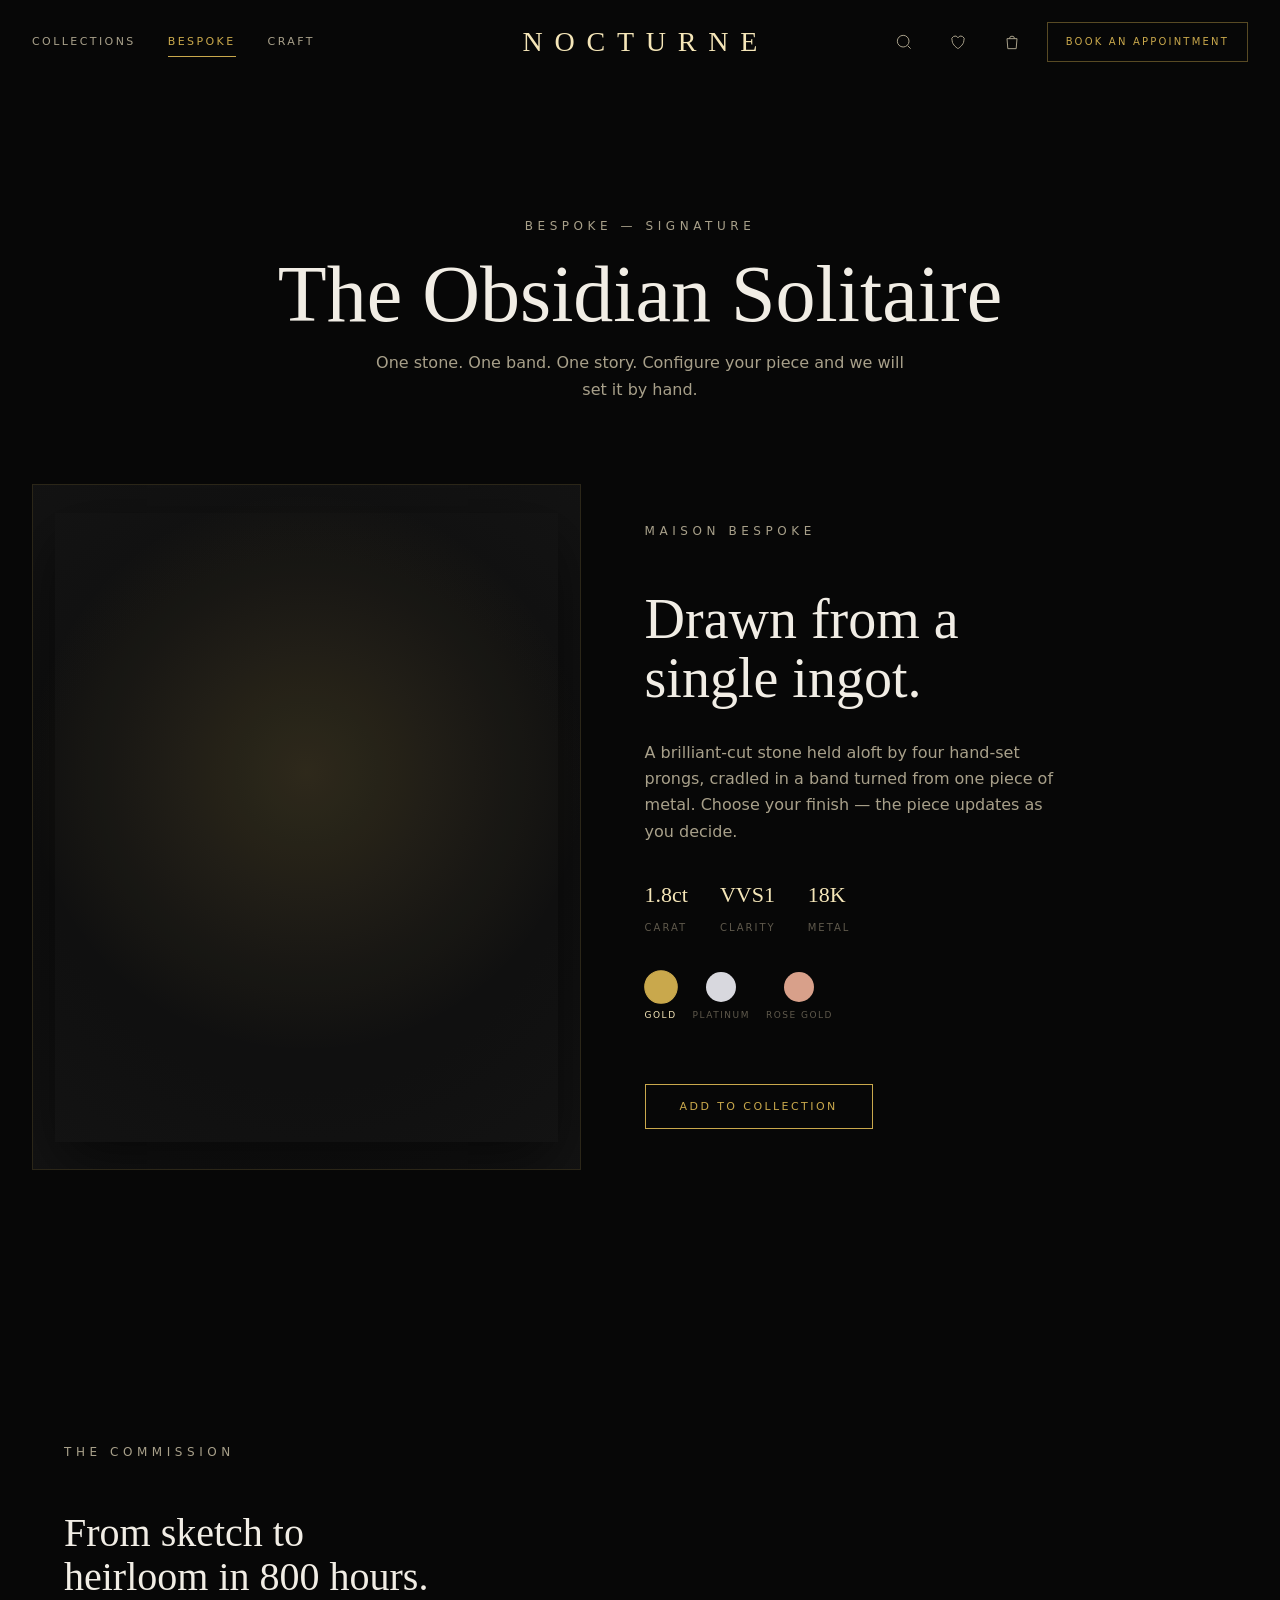
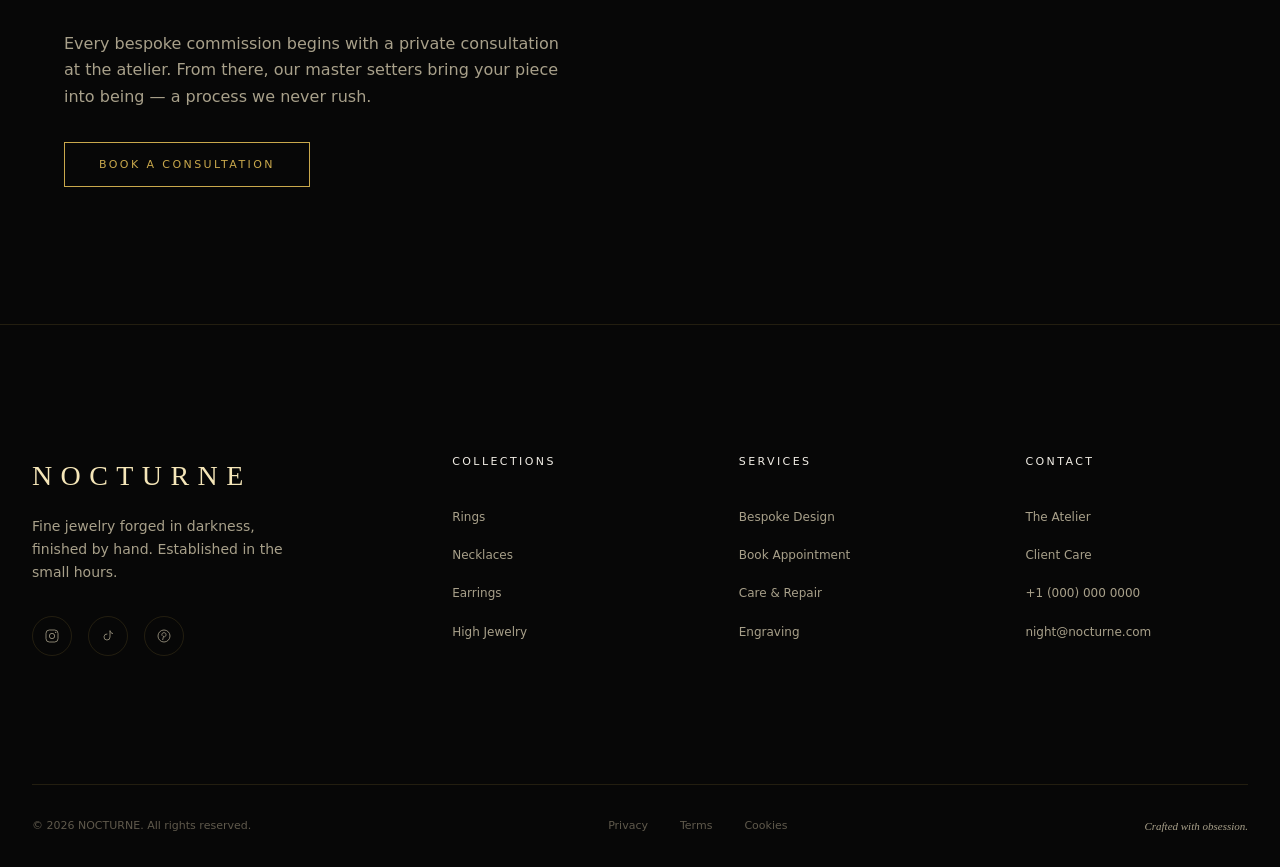
<file: bespoke.html>
<!DOCTYPE html>
<html lang="en" class="no-js">
<head>
  <meta charset="UTF-8" />
  <meta name="viewport" content="width=device-width, initial-scale=1.0" />
  <meta http-equiv="Content-Security-Policy" content="default-src 'self'; img-src 'self' https://images.unsplash.com data:; media-src 'self'; style-src 'self' 'unsafe-inline' https://fonts.googleapis.com; font-src https://fonts.gstatic.com; script-src 'self' 'unsafe-inline'; connect-src 'self'; frame-ancestors 'none'; base-uri 'self'; form-action 'self'; object-src 'none'; upgrade-insecure-requests" />
  <meta name="referrer" content="strict-origin-when-cross-origin" />
  <meta name="color-scheme" content="dark" />
  <title>Bespoke — NOCTURNE</title>
  <meta name="description" content="The Obsidian Solitaire — configure your bespoke NOCTURNE ring in gold, platinum or rose gold." />
  <link rel="preconnect" href="https://fonts.googleapis.com" />
  <link rel="preconnect" href="https://fonts.gstatic.com" crossorigin />
  <link href="https://fonts.googleapis.com/css2?family=Cormorant+Garamond:ital,wght@0,300;0,400;0,500;1,300;1,400&family=Montserrat:wght@300;400;500;600&display=swap" rel="stylesheet" />
  <link rel="stylesheet" href="css/tokens.css?v=17" />
  <link rel="stylesheet" href="css/base.css?v=17" />
  <link rel="stylesheet" href="css/components.css?v=17" />
  <link rel="stylesheet" href="css/pages.css?v=17" />
</head>
<body>
  <div class="cursor-dot" aria-hidden="true"></div>
  <div class="cursor-ring" aria-hidden="true"></div>
  <div id="loader" aria-hidden="true"><div class="brand">NOCTURNE</div><div class="load-line"></div></div>

  <header class="nav scrolled" id="nav">
    <div class="nav__inner">
      <div class="nav__left">
        <a class="nav__link" href="collections.html" data-cursor>Collections</a>
        <a class="nav__link" href="bespoke.html" aria-current="page" data-cursor>Bespoke</a>
        <a class="nav__link" href="craft.html" data-cursor>Craft</a>
      </div>
      <a href="index.html" class="nav__logo" data-cursor>NOCTURNE</a>
      <div class="nav__right">
        <button class="icon-btn" data-desktop aria-label="Search" data-cursor><svg viewBox="0 0 24 24" fill="none" stroke="currentColor" stroke-width="1.2"><circle cx="11" cy="11" r="7"/><path d="m20 20-3.5-3.5"/></svg></button>
        <button class="icon-btn" aria-label="Shopping bag" data-cursor><svg viewBox="0 0 24 24" fill="none" stroke="currentColor" stroke-width="1.2"><path d="M6 8h12l-1 12H7L6 8Z"/><path d="M9 8a3 3 0 0 1 6 0"/></svg><span class="bag-count">2</span></button>
        <a class="btn-appointment" data-desktop href="contact.html" data-cursor>Book an Appointment</a>
        <button class="nav__hamburger" id="hamburger" aria-label="Open menu" aria-expanded="false" data-cursor><span></span><span></span><span></span></button>
      </div>
    </div>
  </header>
  <div class="mobile-menu" id="mobileMenu">
    <a href="collections.html" data-cursor>Collections</a>
    <a href="bespoke.html" aria-current="page" data-cursor>Bespoke</a>
    <a href="craft.html" data-cursor>Craft</a>
    <a href="contact.html" data-cursor>Contact</a>
    <span class="mm-sep"></span>
    <a href="contact.html" class="gold" data-cursor>Book an Appointment</a>
  </div>

  <main>
    <section class="page-hero" style="padding-bottom:var(--space-md)">
      <div class="page-hero__inner wrap">
        <p class="eyebrow reveal">Bespoke — Signature</p>
        <h1 class="reveal" data-delay="80">The Obsidian Solitaire</h1>
        <p class="reveal" data-delay="160">One stone. One band. One story. Configure your piece and we will set it by hand.</p>
      </div>
    </section>

    <section class="section-pad" style="padding-top:var(--space-md)">
      <div class="wrap bespoke">
        <!-- Looped video centerpiece + live product image -->
        <div class="bespoke__media reveal" id="bespokeMedia">
          <video class="bespoke__video" autoplay muted loop playsinline preload="auto">
            <source src="assets/video/bokeh-gold.mp4" type="video/mp4" />
          </video>
          <div class="bespoke__product" id="bespokeProduct"></div>
          <div class="bespoke__glow"></div>
        </div>

        <div class="bespoke__info reveal" data-delay="120">
          <p class="eyebrow">Maison Bespoke</p>
          <h2>Drawn from a single ingot.</h2>
          <p>A brilliant-cut stone held aloft by four hand-set prongs, cradled in a band turned from one piece of metal. Choose your finish — the piece updates as you decide.</p>
          <div class="specs">
            <div class="spec"><span>1.8ct</span><span>Carat</span></div>
            <div class="spec"><span>VVS1</span><span>Clarity</span></div>
            <div class="spec"><span>18K</span><span>Metal</span></div>
          </div>
          <div class="metal-selector" role="group" aria-label="Choose metal">
            <button class="metal-swatch" data-metal="gold" aria-pressed="true" data-cursor><span class="dot" style="background:#c9a84c"></span>Gold</button>
            <button class="metal-swatch" data-metal="platinum" aria-pressed="false" data-cursor><span class="dot" style="background:#d8d8de"></span>Platinum</button>
            <button class="metal-swatch" data-metal="rose" aria-pressed="false" data-cursor><span class="dot" style="background:#d8a08a"></span>Rose Gold</button>
          </div>
          <a href="contact.html" class="btn btn--primary shimmer" data-cursor>Add to Collection</a>
        </div>
      </div>
    </section>

    <!-- Editorial reassurance row -->
    <section class="feature feature--reverse">
      <div class="feature__img reveal" style="background-image:linear-gradient(180deg, rgba(7,7,7,0.2), rgba(7,7,7,0.5)), url('https://images.unsplash.com/photo-1603561591411-07134e71a2a9?w=1100&q=80&auto=format&fit=crop');"></div>
      <div class="feature__body">
        <p class="eyebrow reveal">The Commission</p>
        <h2 class="reveal" data-delay="80">From sketch to<br/>heirloom in 800 hours.</h2>
        <p class="reveal" data-delay="160">Every bespoke commission begins with a private consultation at the atelier. From there, our master setters bring your piece into being — a process we never rush.</p>
        <div class="reveal" data-delay="240"><a href="contact.html" class="btn btn--primary shimmer" data-cursor>Book a Consultation</a></div>
      </div>
    </section>
  </main>

  <footer class="footer">
    <div class="wrap">
      <div class="footer__grid">
        <div class="footer__brand">
          <div class="logo">NOCTURNE</div>
          <p>Fine jewelry forged in darkness, finished by hand. Established in the small hours.</p>
          <div class="footer__socials">
            <a href="#" aria-label="Instagram" data-cursor><svg viewBox="0 0 24 24" fill="none" stroke="currentColor" stroke-width="1.2"><rect x="3" y="3" width="18" height="18" rx="5"/><circle cx="12" cy="12" r="4"/><circle cx="17.5" cy="6.5" r="1" fill="currentColor" stroke="none"/></svg></a>
            <a href="#" aria-label="TikTok" data-cursor><svg viewBox="0 0 24 24" fill="none" stroke="currentColor" stroke-width="1.2"><path d="M15 4c.5 2.5 2 4 4.5 4.3"/><path d="M15 4v9.5a4.5 4.5 0 1 1-4-4.47"/></svg></a>
            <a href="#" aria-label="Pinterest" data-cursor><svg viewBox="0 0 24 24" fill="none" stroke="currentColor" stroke-width="1.2"><circle cx="12" cy="12" r="9"/><path d="M12 7c-2 0-3.2 1.4-3.2 3 0 .9.4 1.6 1 1.9M12 7c1.8 0 3 1.1 3 2.8 0 2-1.1 3.4-2.6 3.4-.8 0-1.4-.6-1.2-1.4M11.2 12.7 10 18"/></svg></a>
          </div>
        </div>
        <div class="footer__col"><h4>Collections</h4><ul><li><a href="collections.html" data-cursor>Rings</a></li><li><a href="collections.html" data-cursor>Necklaces</a></li><li><a href="collections.html" data-cursor>Earrings</a></li><li><a href="collections.html" data-cursor>High Jewelry</a></li></ul></div>
        <div class="footer__col"><h4>Services</h4><ul><li><a href="bespoke.html" data-cursor>Bespoke Design</a></li><li><a href="contact.html" data-cursor>Book Appointment</a></li><li><a href="craft.html" data-cursor>Care &amp; Repair</a></li><li><a href="craft.html" data-cursor>Engraving</a></li></ul></div>
        <div class="footer__col"><h4>Contact</h4><ul><li><a href="contact.html" data-cursor>The Atelier</a></li><li><a href="contact.html" data-cursor>Client Care</a></li><li><a href="contact.html" data-cursor>+1 (000) 000 0000</a></li><li><a href="contact.html" data-cursor>night@nocturne.com</a></li></ul></div>
      </div>
      <div class="footer__bottom">
        <span>© 2026 NOCTURNE. All rights reserved.</span>
        <div class="legal"><a href="privacy.html" data-cursor>Privacy</a><a href="terms.html" data-cursor>Terms</a><a href="cookies.html" data-cursor>Cookies</a></div>
        <span class="tagline">Crafted with obsession.</span>
      </div>
    </div>
  </footer>

  <button class="back-to-top" id="backToTop" aria-label="Back to top" data-cursor><svg viewBox="0 0 24 24" fill="none" stroke="currentColor" stroke-width="1.4"><path d="m6 14 6-6 6 6"/></svg></button>

  <script src="js/main.js?v=17" defer></script>
  <script src="js/bespoke.js?v=17" defer></script>
</body>
</html>
</file>
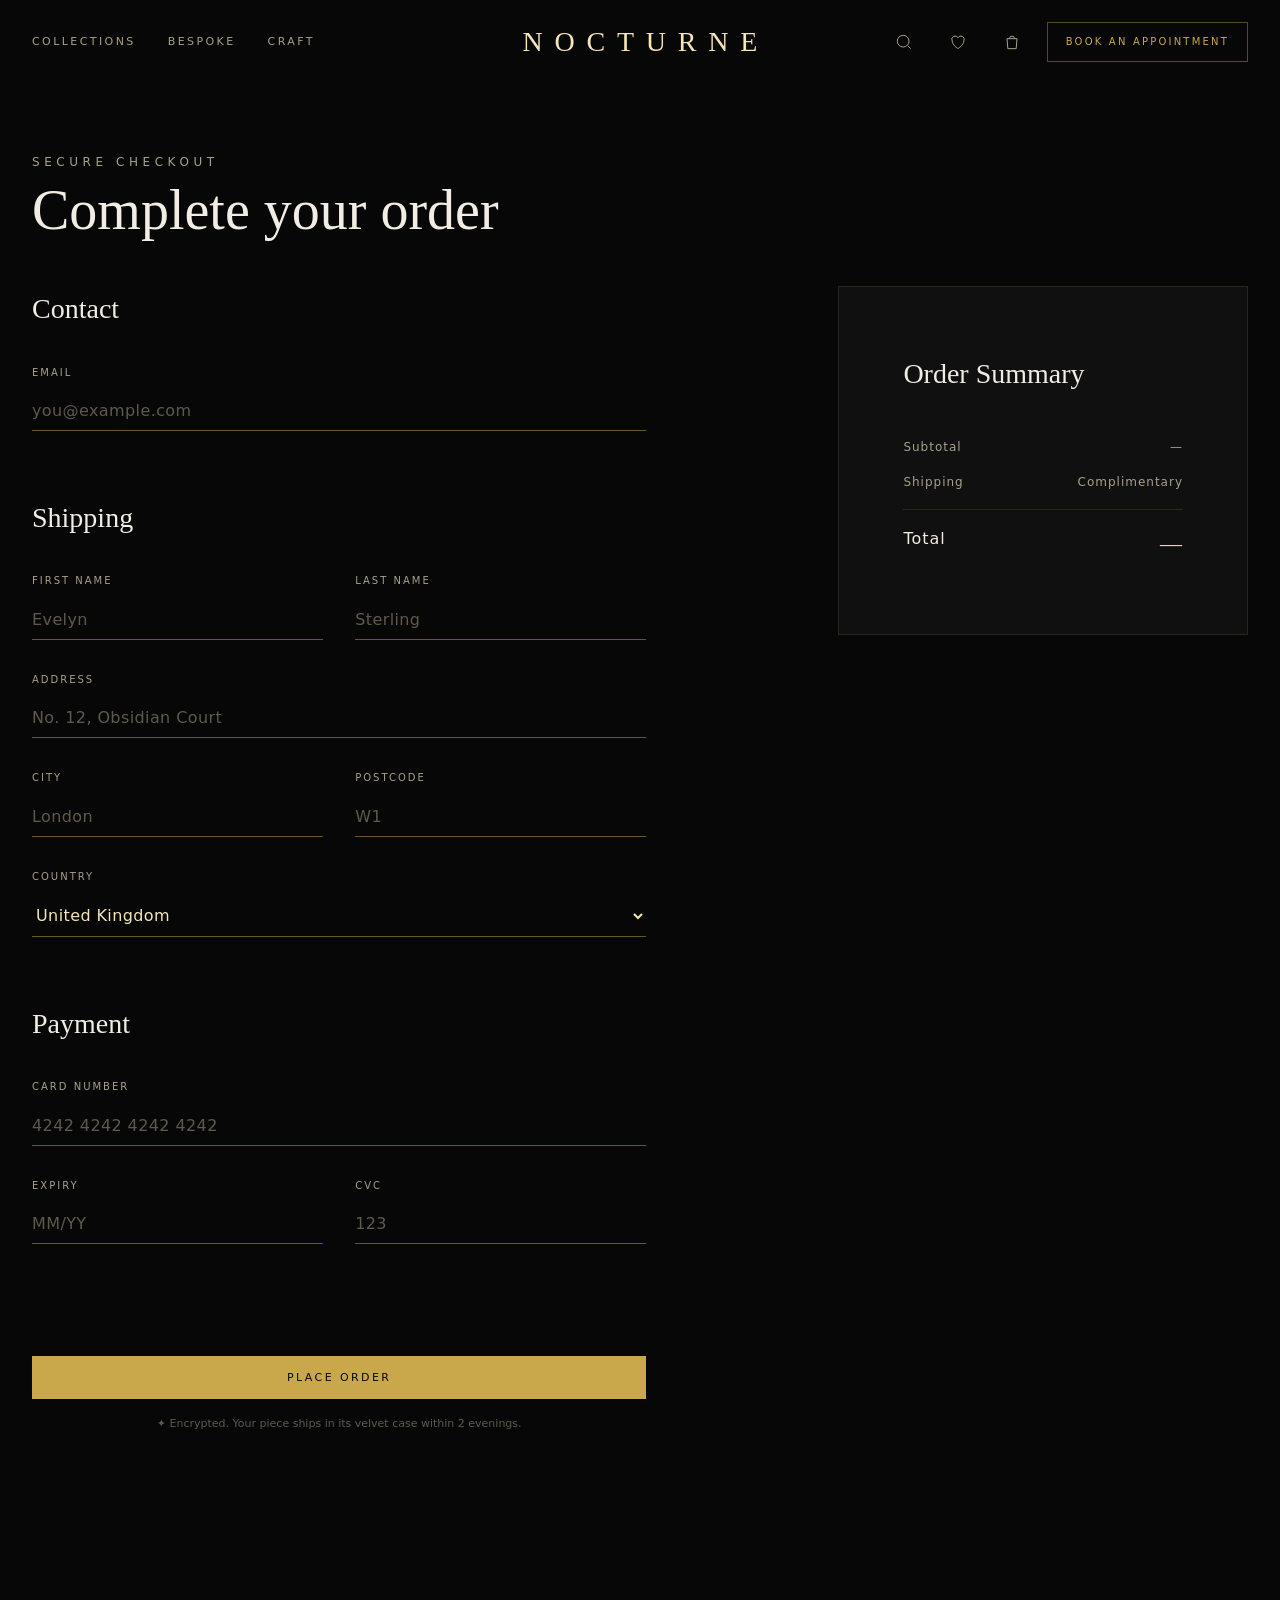
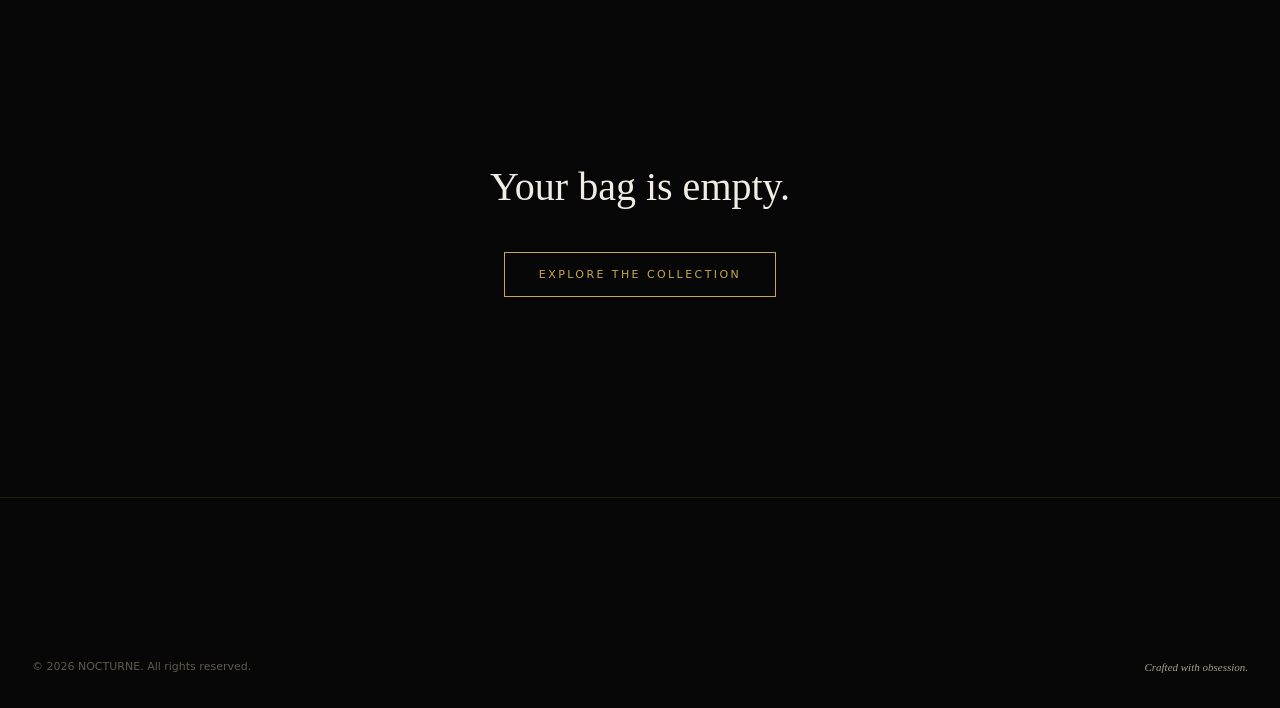
<file: checkout.html>
<!DOCTYPE html>
<html lang="en" class="no-js">
<head>
  <meta charset="UTF-8" />
  <meta name="viewport" content="width=device-width, initial-scale=1.0" />
  <meta http-equiv="Content-Security-Policy" content="default-src 'self'; img-src 'self' https://images.unsplash.com data:; media-src 'self'; style-src 'self' 'unsafe-inline' https://fonts.googleapis.com; font-src https://fonts.gstatic.com; script-src 'self' 'unsafe-inline'; connect-src 'self'; frame-ancestors 'none'; base-uri 'self'; form-action 'self'; object-src 'none'; upgrade-insecure-requests" />
  <meta name="referrer" content="strict-origin-when-cross-origin" />
  <meta name="color-scheme" content="dark" />
  <title>Checkout — NOCTURNE</title>
  <meta name="description" content="Complete your NOCTURNE order." />
  <link rel="preconnect" href="https://fonts.googleapis.com" />
  <link rel="preconnect" href="https://fonts.gstatic.com" crossorigin />
  <link href="https://fonts.googleapis.com/css2?family=Cormorant+Garamond:ital,wght@0,300;0,400;0,500;1,300;1,400&family=Montserrat:wght@300;400;500;600&display=swap" rel="stylesheet" />
  <link rel="stylesheet" href="css/tokens.css?v=17" />
  <link rel="stylesheet" href="css/base.css?v=17" />
  <link rel="stylesheet" href="css/components.css?v=17" />
  <link rel="stylesheet" href="css/pages.css?v=17" />
</head>
<body>
  <div id="loader" aria-hidden="true"><div class="brand">NOCTURNE</div><div class="load-line"></div></div>

  <header class="nav scrolled" id="nav">
    <div class="nav__inner">
      <div class="nav__left">
        <a class="nav__link" href="collections.html" data-cursor>Collections</a>
        <a class="nav__link" href="bespoke.html" data-cursor>Bespoke</a>
        <a class="nav__link" href="craft.html" data-cursor>Craft</a>
      </div>
      <a href="index.html" class="nav__logo" data-cursor>NOCTURNE</a>
      <div class="nav__right">
        <button class="icon-btn" data-desktop aria-label="Search" data-cursor><svg viewBox="0 0 24 24" fill="none" stroke="currentColor" stroke-width="1.2"><circle cx="11" cy="11" r="7"/><path d="m20 20-3.5-3.5"/></svg></button>
        <button class="icon-btn" aria-label="Shopping bag" data-cursor><svg viewBox="0 0 24 24" fill="none" stroke="currentColor" stroke-width="1.2"><path d="M6 8h12l-1 12H7L6 8Z"/><path d="M9 8a3 3 0 0 1 6 0"/></svg><span class="bag-count">0</span></button>
        <a class="btn-appointment" data-desktop href="contact.html" data-cursor>Book an Appointment</a>
        <button class="nav__hamburger" id="hamburger" aria-label="Open menu" aria-expanded="false" data-cursor><span></span><span></span><span></span></button>
      </div>
    </div>
  </header>
  <div class="mobile-menu" id="mobileMenu">
    <a href="collections.html" data-cursor>Collections</a>
    <a href="bespoke.html" data-cursor>Bespoke</a>
    <a href="craft.html" data-cursor>Craft</a>
    <a href="contact.html" data-cursor>Contact</a>
    <span class="mm-sep"></span>
    <a href="contact.html" class="gold" data-cursor>Book an Appointment</a>
  </div>

  <main class="checkout-main">
    <div class="wrap">
      <div class="page-hero" style="padding:calc(var(--nav-h) + var(--space-lg)) 0 var(--space-md);text-align:left">
        <p class="eyebrow">Secure Checkout</p>
        <h1 style="font-size:var(--text-4xl);margin-top:8px">Complete your order</h1>
      </div>

      <div class="checkout" id="checkoutWrap">
        <!-- Form -->
        <form class="checkout__form" id="checkoutForm">
          <section class="co-block">
            <h3 class="co-h">Contact</h3>
            <div class="field"><label for="ceEmail">Email</label><input id="ceEmail" type="email" required placeholder="you@example.com" /></div>
          </section>
          <section class="co-block">
            <h3 class="co-h">Shipping</h3>
            <div class="row"><div class="field"><label for="cFn">First name</label><input id="cFn" required placeholder="Evelyn" /></div><div class="field"><label for="cLn">Last name</label><input id="cLn" required placeholder="Sterling" /></div></div>
            <div class="field"><label for="cAddr">Address</label><input id="cAddr" required placeholder="No. 12, Obsidian Court" /></div>
            <div class="row"><div class="field"><label for="cCity">City</label><input id="cCity" required placeholder="London" /></div><div class="field"><label for="cZip">Postcode</label><input id="cZip" required placeholder="W1" /></div></div>
            <div class="field"><label for="cCountry">Country</label><select id="cCountry"><option>United Kingdom</option><option>United States</option><option>Canada</option><option>France</option><option>Other</option></select></div>
          </section>
          <section class="co-block">
            <h3 class="co-h">Payment</h3>
            <div class="field"><label for="cCard">Card number</label><input id="cCard" inputmode="numeric" required placeholder="4242 4242 4242 4242" /></div>
            <div class="row"><div class="field"><label for="cExp">Expiry</label><input id="cExp" required placeholder="MM/YY" /></div><div class="field"><label for="cCvc">CVC</label><input id="cCvc" required placeholder="123" /></div></div>
          </section>
          <button type="submit" class="btn btn--solid co-pay" id="coPay">Place Order</button>
          <p class="co-secure">✦ Encrypted. Your piece ships in its velvet case within 2 evenings.</p>
        </form>

        <!-- Summary -->
        <aside class="checkout__summary">
          <h3 class="co-h">Order Summary</h3>
          <div class="co-items" id="coItems"></div>
          <div class="co-line"><span>Subtotal</span><span id="coSub">—</span></div>
          <div class="co-line"><span>Shipping</span><span>Complimentary</span></div>
          <div class="co-line co-line--total"><span>Total</span><span id="coTotal">—</span></div>
        </aside>
      </div>

      <!-- Confirmation -->
      <div class="co-done" id="coDone" hidden>
        <div class="co-done__mark">✦</div>
        <h2 class="serif">Order placed</h2>
        <p>Thank you. Order <strong id="coOrderNo"></strong> is confirmed. A NOCTURNE concierge will email you shortly; your piece ships in its velvet case within two evenings.</p>
        <a href="collections.html" class="btn btn--primary shimmer" data-cursor>Continue exploring</a>
      </div>

      <!-- Empty -->
      <div class="co-empty" id="coEmpty" hidden>
        <p class="serif">Your bag is empty.</p>
        <a href="collections.html" class="btn btn--primary shimmer" data-cursor>Explore the collection</a>
      </div>
    </div>
  </main>

  <footer class="footer">
    <div class="wrap">
      <div class="footer__bottom" style="border-top:none">
        <span>© 2026 NOCTURNE. All rights reserved.</span>
        <span class="tagline">Crafted with obsession.</span>
      </div>
    </div>
  </footer>

  <script src="js/main.js?v=17" defer></script>
  <script src="js/checkout.js?v=17" defer></script>
</body>
</html>
</file>
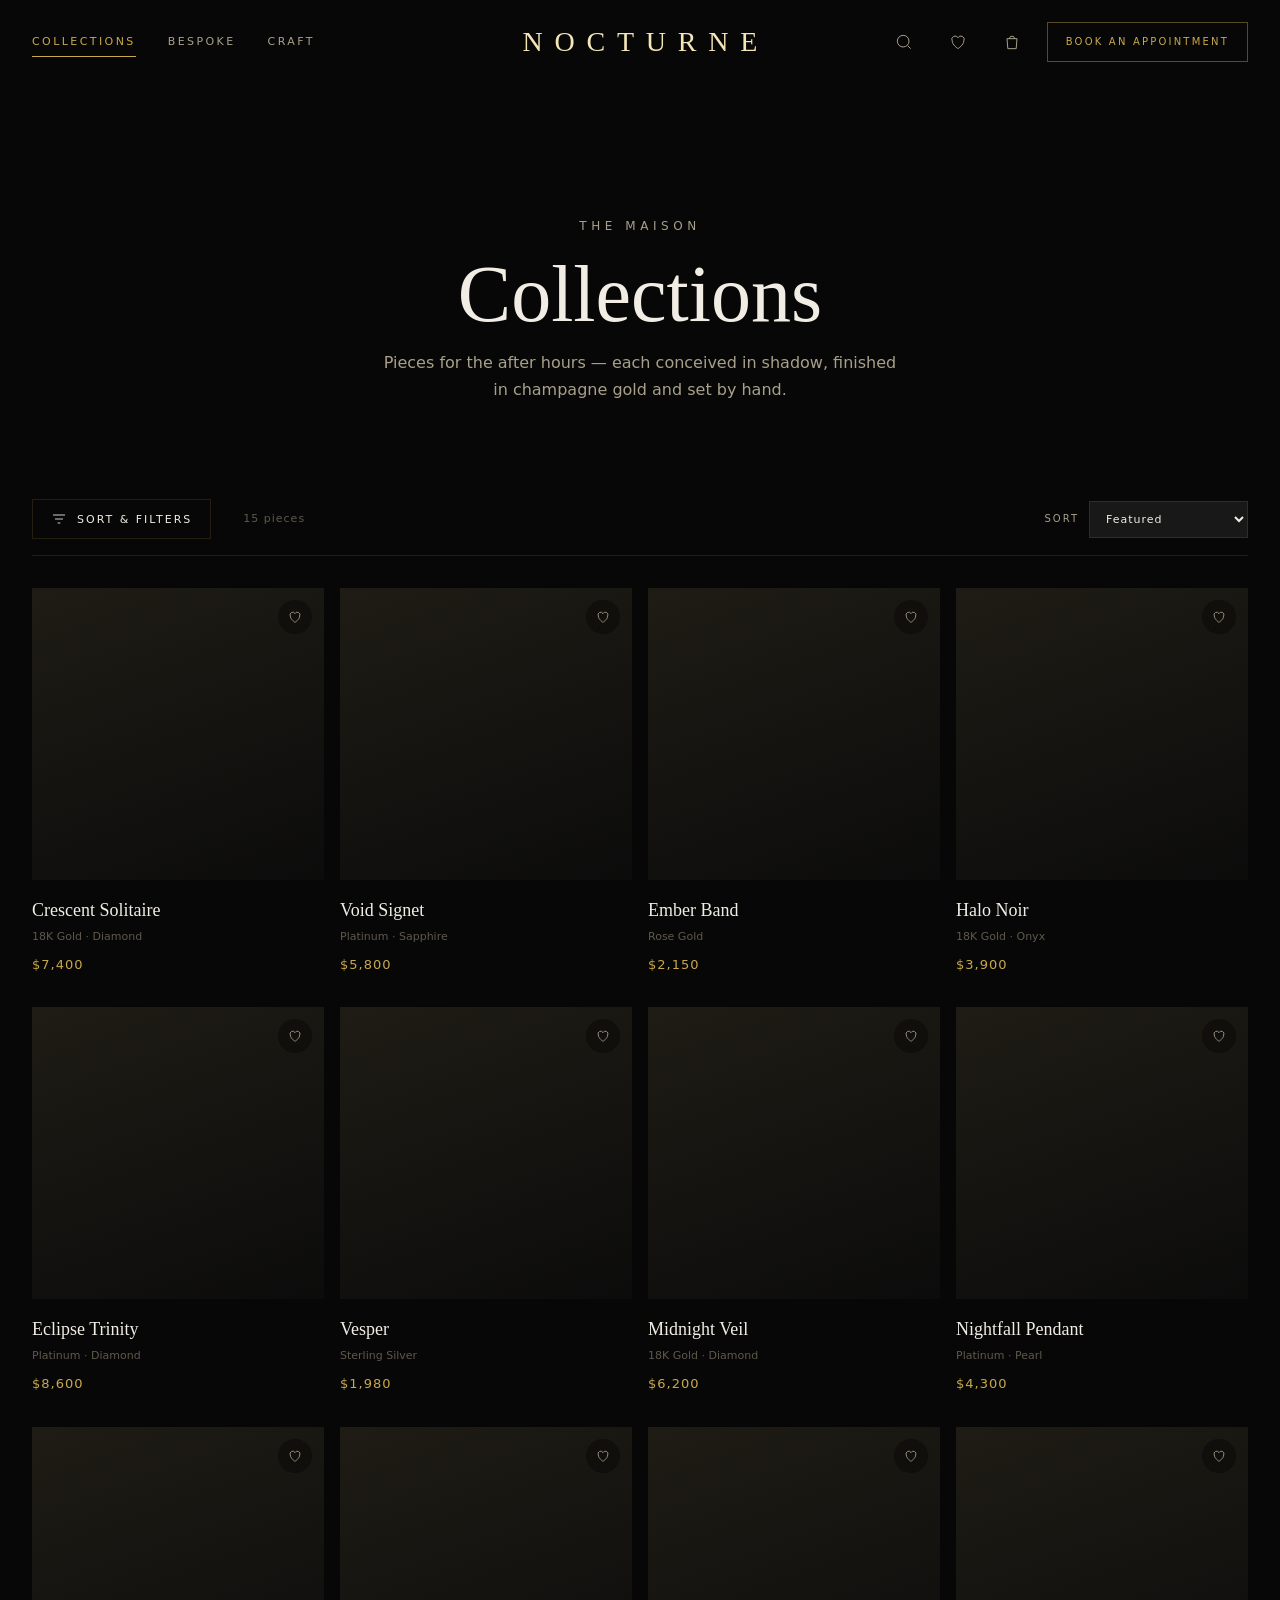
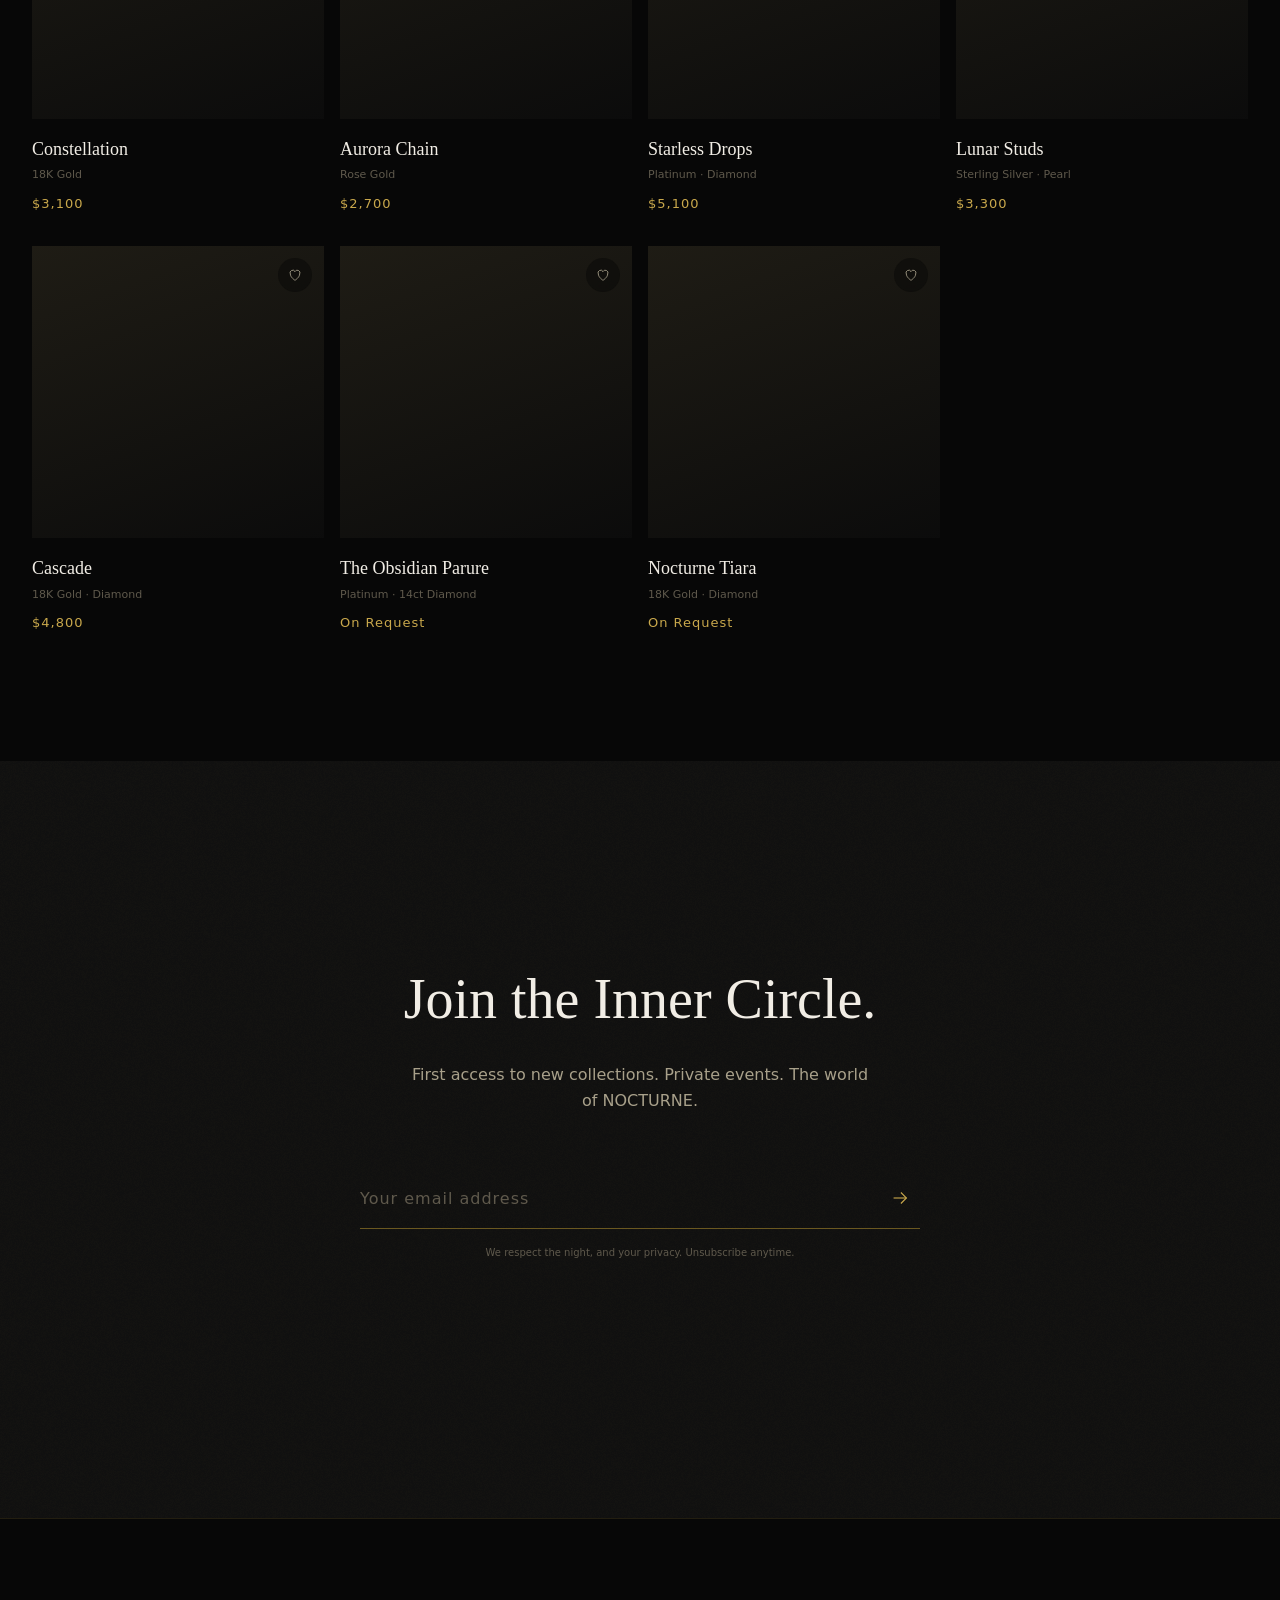
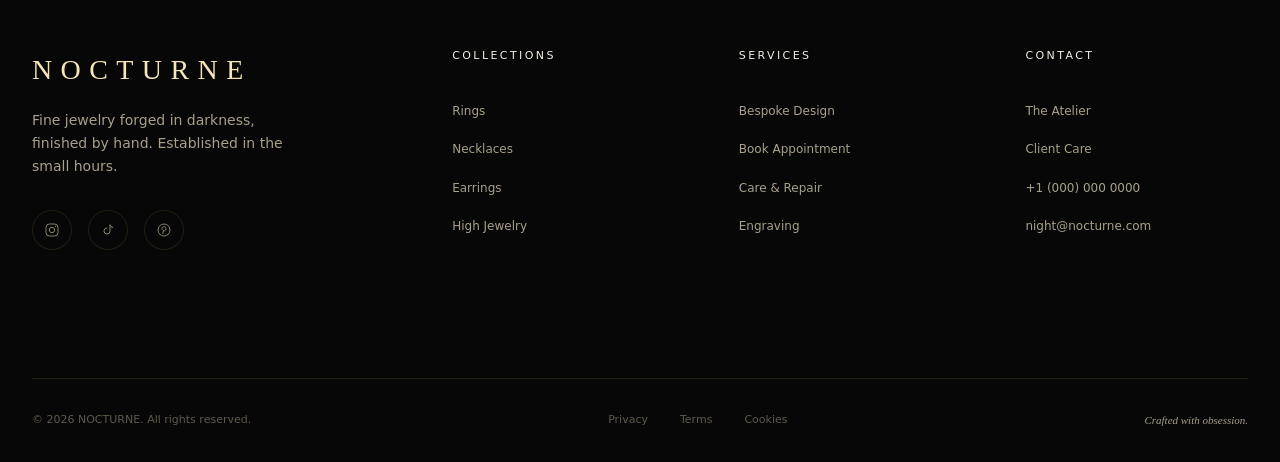
<file: collections.html>
<!DOCTYPE html>
<html lang="en" class="no-js">
<head>
  <meta charset="UTF-8" />
  <meta name="viewport" content="width=device-width, initial-scale=1.0" />
  <meta http-equiv="Content-Security-Policy" content="default-src 'self'; img-src 'self' https://images.unsplash.com data:; media-src 'self'; style-src 'self' 'unsafe-inline' https://fonts.googleapis.com; font-src https://fonts.gstatic.com; script-src 'self' 'unsafe-inline'; connect-src 'self'; frame-ancestors 'none'; base-uri 'self'; form-action 'self'; object-src 'none'; upgrade-insecure-requests" />
  <meta name="referrer" content="strict-origin-when-cross-origin" />
  <meta name="color-scheme" content="dark" />
  <title>Collections — NOCTURNE</title>
  <meta name="description" content="Explore the NOCTURNE collections — rings, necklaces, earrings and high jewelry, forged in darkness." />
  <link rel="preconnect" href="https://fonts.googleapis.com" />
  <link rel="preconnect" href="https://fonts.gstatic.com" crossorigin />
  <link href="https://fonts.googleapis.com/css2?family=Cormorant+Garamond:ital,wght@0,300;0,400;0,500;1,300;1,400&family=Montserrat:wght@300;400;500;600&display=swap" rel="stylesheet" />
  <link rel="stylesheet" href="css/tokens.css?v=17" />
  <link rel="stylesheet" href="css/base.css?v=17" />
  <link rel="stylesheet" href="css/components.css?v=17" />
  <link rel="stylesheet" href="css/pages.css?v=17" />
</head>
<body>
  <div class="cursor-dot" aria-hidden="true"></div>
  <div class="cursor-ring" aria-hidden="true"></div>
  <div id="loader" aria-hidden="true"><div class="brand">NOCTURNE</div><div class="load-line"></div></div>

  <header class="nav scrolled" id="nav">
    <div class="nav__inner">
      <div class="nav__left">
        <a class="nav__link" href="collections.html" aria-current="page" data-cursor>Collections</a>
        <a class="nav__link" href="bespoke.html" data-cursor>Bespoke</a>
        <a class="nav__link" href="craft.html" data-cursor>Craft</a>
      </div>
      <a href="index.html" class="nav__logo" data-cursor>NOCTURNE</a>
      <div class="nav__right">
        <button class="icon-btn" data-desktop aria-label="Search" data-cursor><svg viewBox="0 0 24 24" fill="none" stroke="currentColor" stroke-width="1.2"><circle cx="11" cy="11" r="7"/><path d="m20 20-3.5-3.5"/></svg></button>
        <button class="icon-btn" aria-label="Shopping bag" data-cursor><svg viewBox="0 0 24 24" fill="none" stroke="currentColor" stroke-width="1.2"><path d="M6 8h12l-1 12H7L6 8Z"/><path d="M9 8a3 3 0 0 1 6 0"/></svg><span class="bag-count">2</span></button>
        <a class="btn-appointment" data-desktop href="contact.html" data-cursor>Book an Appointment</a>
        <button class="nav__hamburger" id="hamburger" aria-label="Open menu" aria-expanded="false" data-cursor><span></span><span></span><span></span></button>
      </div>
    </div>
  </header>
  <div class="mobile-menu" id="mobileMenu">
    <a href="collections.html" aria-current="page" data-cursor>Collections</a>
    <a href="bespoke.html" data-cursor>Bespoke</a>
    <a href="craft.html" data-cursor>Craft</a>
    <a href="contact.html" data-cursor>Contact</a>
    <span class="mm-sep"></span>
    <a href="contact.html" class="gold" data-cursor>Book an Appointment</a>
  </div>

  <main>
    <section class="page-hero">
      <div class="page-hero__bg" style="background-image:url('https://images.unsplash.com/photo-1601121141461-9d6647bca1ed?w=1600&q=80&auto=format&fit=crop');"></div>
      <div class="page-hero__inner wrap">
        <p class="eyebrow reveal">The Maison</p>
        <h1 class="reveal" data-delay="80">Collections</h1>
        <p class="reveal" data-delay="160">Pieces for the after hours — each conceived in shadow, finished in champagne gold and set by hand.</p>
      </div>
    </section>

    <section class="section-pad" style="padding-top:var(--space-md)">
      <div class="wrap">
        <div class="shop-toolbar reveal">
          <button class="tb-btn" id="filterToggle" aria-expanded="false" data-cursor>
            <svg viewBox="0 0 24 24" fill="none" stroke="currentColor" stroke-width="1.3"><path d="M3 6h18M6 12h12M10 18h4"/></svg>
            Sort &amp; Filters
          </button>
          <span class="tb-count" id="resultCount"></span>
          <label class="tb-sort">
            <span>Sort</span>
            <select id="sortSelect" data-cursor>
              <option value="featured">Featured</option>
              <option value="az">Alphabetical, A–Z</option>
              <option value="za">Alphabetical, Z–A</option>
              <option value="plow">Price, low to high</option>
              <option value="phigh">Price, high to low</option>
              <option value="new">Newest</option>
            </select>
          </label>
        </div>

        <div class="shop">
          <aside class="filter-panel" id="filterPanel" aria-label="Filters" hidden>
            <div class="fp-head"><h3>Filters</h3><button id="filterClose" aria-label="Close filters" data-cursor>✕</button></div>
            <div class="fp-group">
              <h4>Price</h4>
              <div class="range"><input type="range" id="priceMin" data-cursor><input type="range" id="priceMax" data-cursor></div>
              <div class="range-vals"><span id="priceMinVal"></span><span id="priceMaxVal"></span></div>
            </div>
            <div class="fp-group"><h4>Jewelry Type</h4><div class="fp-opts" id="fType"></div></div>
            <div class="fp-group"><h4>Material</h4><div class="fp-opts" id="fMaterial"></div></div>
            <div class="fp-group"><h4>Size</h4><div class="fp-chips" id="fSize"></div></div>
            <div class="fp-actions"><button id="filterClear" class="btn--text" data-cursor>Clear all</button><button id="filterApply" class="btn btn--primary" data-cursor>Show results</button></div>
          </aside>
          <div class="filter-scrim" id="filterScrim" hidden></div>
          <div class="products__grid" id="productsGrid"></div>
        </div>
      </div>
    </section>

    <section class="newsletter" id="newsletter">
      <canvas id="noise-canvas"></canvas>
      <div class="newsletter__inner reveal">
        <h2>Join the Inner Circle.</h2>
        <p>First access to new collections. Private events. The world of NOCTURNE.</p>
        <form class="newsletter__form" id="newsletterForm">
          <label for="nl-email" style="position:absolute;left:-9999px">Email address</label>
          <input id="nl-email" type="email" placeholder="Your email address" required />
          <button class="newsletter__submit" type="submit" aria-label="Subscribe" data-cursor><svg viewBox="0 0 24 24" fill="none" stroke="currentColor" stroke-width="1.2"><path d="M5 12h14"/><path d="m13 6 6 6-6 6"/></svg></button>
        </form>
        <p class="privacy">We respect the night, and your privacy. Unsubscribe anytime.</p>
      </div>
    </section>
  </main>

  <footer class="footer">
    <div class="wrap">
      <div class="footer__grid">
        <div class="footer__brand">
          <div class="logo">NOCTURNE</div>
          <p>Fine jewelry forged in darkness, finished by hand. Established in the small hours.</p>
          <div class="footer__socials">
            <a href="#" aria-label="Instagram" data-cursor><svg viewBox="0 0 24 24" fill="none" stroke="currentColor" stroke-width="1.2"><rect x="3" y="3" width="18" height="18" rx="5"/><circle cx="12" cy="12" r="4"/><circle cx="17.5" cy="6.5" r="1" fill="currentColor" stroke="none"/></svg></a>
            <a href="#" aria-label="TikTok" data-cursor><svg viewBox="0 0 24 24" fill="none" stroke="currentColor" stroke-width="1.2"><path d="M15 4c.5 2.5 2 4 4.5 4.3"/><path d="M15 4v9.5a4.5 4.5 0 1 1-4-4.47"/></svg></a>
            <a href="#" aria-label="Pinterest" data-cursor><svg viewBox="0 0 24 24" fill="none" stroke="currentColor" stroke-width="1.2"><circle cx="12" cy="12" r="9"/><path d="M12 7c-2 0-3.2 1.4-3.2 3 0 .9.4 1.6 1 1.9M12 7c1.8 0 3 1.1 3 2.8 0 2-1.1 3.4-2.6 3.4-.8 0-1.4-.6-1.2-1.4M11.2 12.7 10 18"/></svg></a>
          </div>
        </div>
        <div class="footer__col"><h4>Collections</h4><ul><li><a href="collections.html" data-cursor>Rings</a></li><li><a href="collections.html" data-cursor>Necklaces</a></li><li><a href="collections.html" data-cursor>Earrings</a></li><li><a href="collections.html" data-cursor>High Jewelry</a></li></ul></div>
        <div class="footer__col"><h4>Services</h4><ul><li><a href="bespoke.html" data-cursor>Bespoke Design</a></li><li><a href="contact.html" data-cursor>Book Appointment</a></li><li><a href="craft.html" data-cursor>Care &amp; Repair</a></li><li><a href="craft.html" data-cursor>Engraving</a></li></ul></div>
        <div class="footer__col"><h4>Contact</h4><ul><li><a href="contact.html" data-cursor>The Atelier</a></li><li><a href="contact.html" data-cursor>Client Care</a></li><li><a href="contact.html" data-cursor>+1 (000) 000 0000</a></li><li><a href="contact.html" data-cursor>night@nocturne.com</a></li></ul></div>
      </div>
      <div class="footer__bottom">
        <span>© 2026 NOCTURNE. All rights reserved.</span>
        <div class="legal"><a href="privacy.html" data-cursor>Privacy</a><a href="terms.html" data-cursor>Terms</a><a href="cookies.html" data-cursor>Cookies</a></div>
        <span class="tagline">Crafted with obsession.</span>
      </div>
    </div>
  </footer>

  <button class="back-to-top" id="backToTop" aria-label="Back to top" data-cursor><svg viewBox="0 0 24 24" fill="none" stroke="currentColor" stroke-width="1.4"><path d="m6 14 6-6 6 6"/></svg></button>

  <script src="js/main.js?v=17" defer></script>
  <script src="js/data.js?v=17" defer></script>
  <script src="js/collections.js?v=17" defer></script>
</body>
</html>
</file>
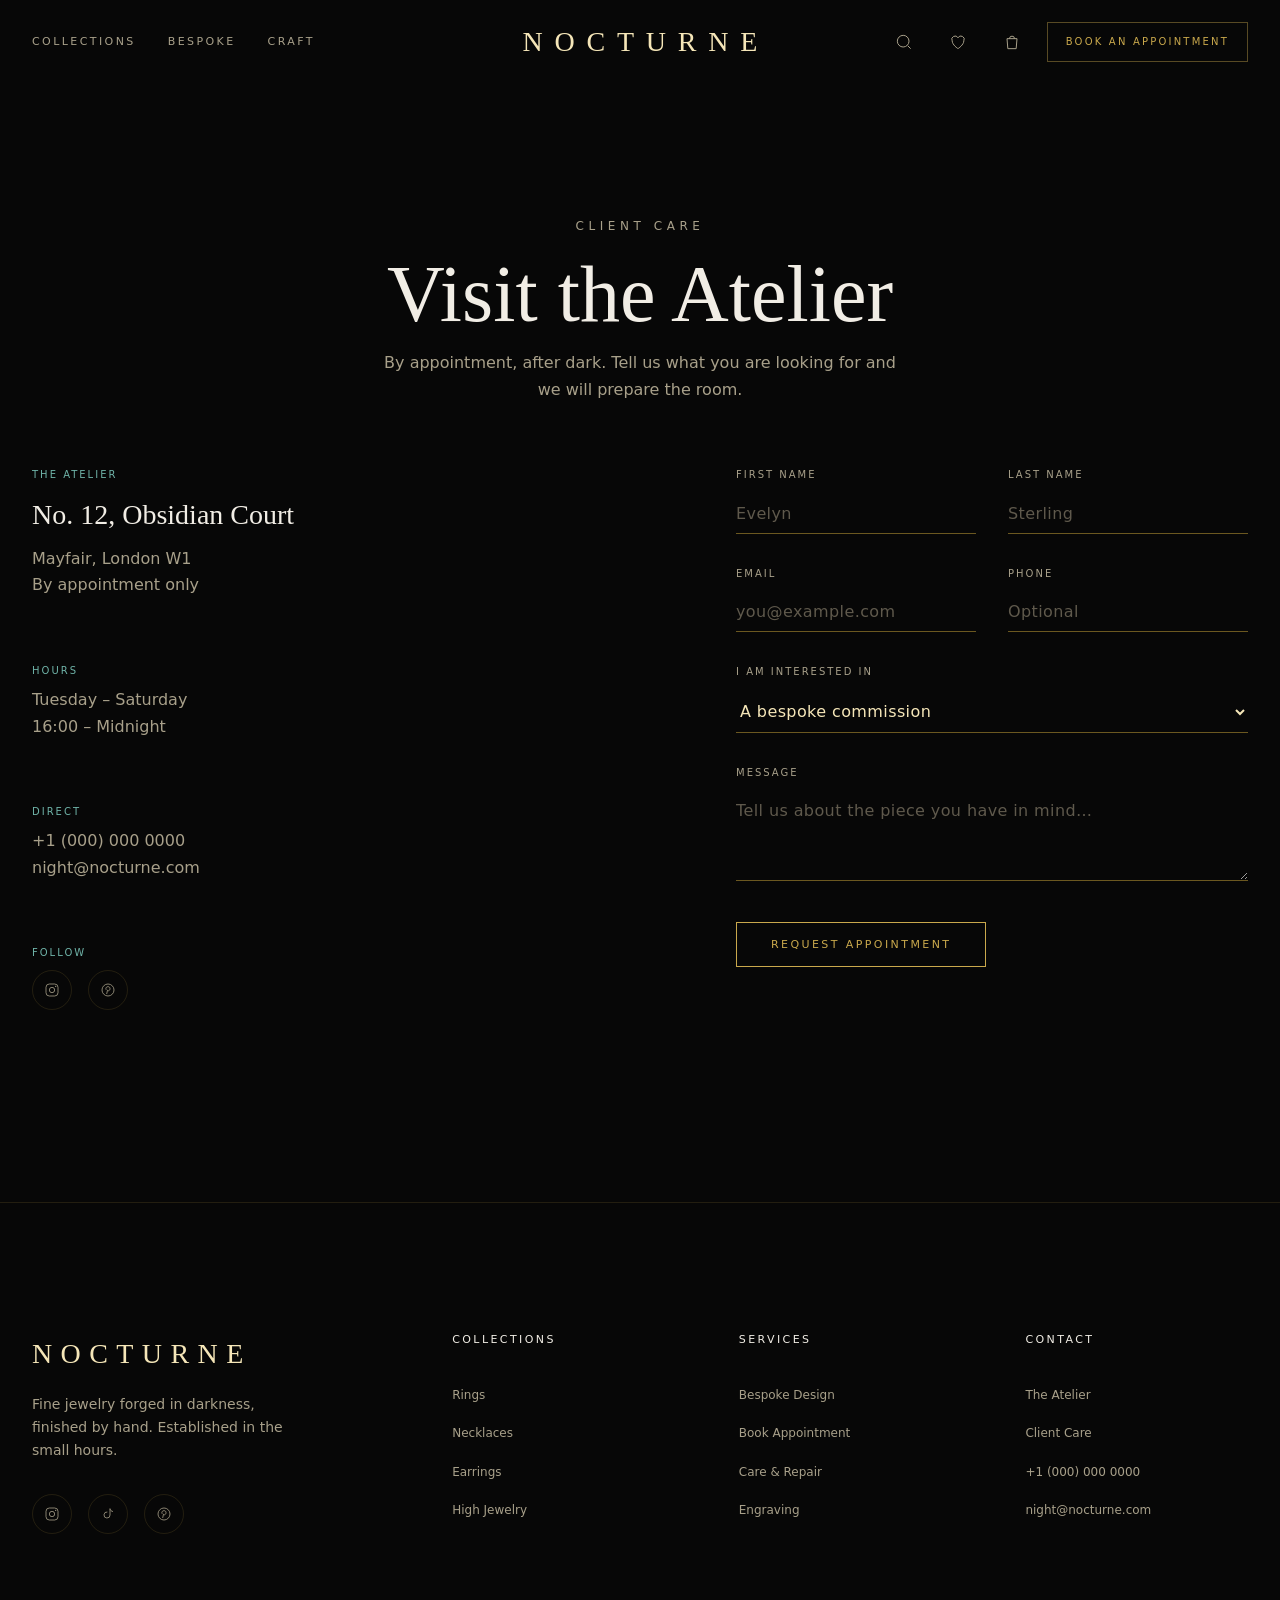
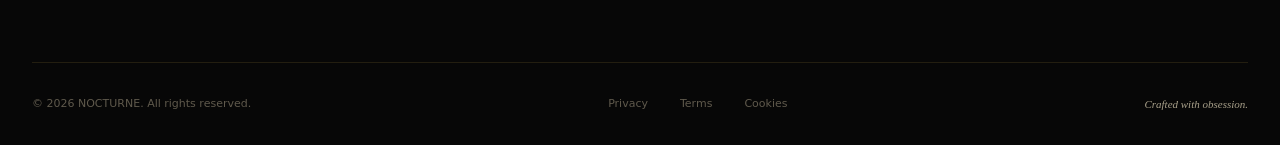
<file: contact.html>
<!DOCTYPE html>
<html lang="en" class="no-js">
<head>
  <meta charset="UTF-8" />
  <meta name="viewport" content="width=device-width, initial-scale=1.0" />
  <meta http-equiv="Content-Security-Policy" content="default-src 'self'; img-src 'self' https://images.unsplash.com data:; media-src 'self'; style-src 'self' 'unsafe-inline' https://fonts.googleapis.com; font-src https://fonts.gstatic.com; script-src 'self' 'unsafe-inline'; connect-src 'self'; frame-ancestors 'none'; base-uri 'self'; form-action 'self'; object-src 'none'; upgrade-insecure-requests" />
  <meta name="referrer" content="strict-origin-when-cross-origin" />
  <meta name="color-scheme" content="dark" />
  <title>Contact &amp; Appointments — NOCTURNE</title>
  <meta name="description" content="Book a private appointment at the NOCTURNE atelier, or reach our client care team." />
  <link rel="preconnect" href="https://fonts.googleapis.com" />
  <link rel="preconnect" href="https://fonts.gstatic.com" crossorigin />
  <link href="https://fonts.googleapis.com/css2?family=Cormorant+Garamond:ital,wght@0,300;0,400;0,500;1,300;1,400&family=Montserrat:wght@300;400;500;600&display=swap" rel="stylesheet" />
  <link rel="stylesheet" href="css/tokens.css?v=17" />
  <link rel="stylesheet" href="css/base.css?v=17" />
  <link rel="stylesheet" href="css/components.css?v=17" />
  <link rel="stylesheet" href="css/pages.css?v=17" />
</head>
<body>
  <div class="cursor-dot" aria-hidden="true"></div>
  <div class="cursor-ring" aria-hidden="true"></div>
  <div id="loader" aria-hidden="true"><div class="brand">NOCTURNE</div><div class="load-line"></div></div>

  <header class="nav scrolled" id="nav">
    <div class="nav__inner">
      <div class="nav__left">
        <a class="nav__link" href="collections.html" data-cursor>Collections</a>
        <a class="nav__link" href="bespoke.html" data-cursor>Bespoke</a>
        <a class="nav__link" href="craft.html" data-cursor>Craft</a>
      </div>
      <a href="index.html" class="nav__logo" data-cursor>NOCTURNE</a>
      <div class="nav__right">
        <button class="icon-btn" data-desktop aria-label="Search" data-cursor><svg viewBox="0 0 24 24" fill="none" stroke="currentColor" stroke-width="1.2"><circle cx="11" cy="11" r="7"/><path d="m20 20-3.5-3.5"/></svg></button>
        <button class="icon-btn" aria-label="Shopping bag" data-cursor><svg viewBox="0 0 24 24" fill="none" stroke="currentColor" stroke-width="1.2"><path d="M6 8h12l-1 12H7L6 8Z"/><path d="M9 8a3 3 0 0 1 6 0"/></svg><span class="bag-count">2</span></button>
        <a class="btn-appointment" data-desktop href="contact.html" aria-current="page" data-cursor>Book an Appointment</a>
        <button class="nav__hamburger" id="hamburger" aria-label="Open menu" aria-expanded="false" data-cursor><span></span><span></span><span></span></button>
      </div>
    </div>
  </header>
  <div class="mobile-menu" id="mobileMenu">
    <a href="collections.html" data-cursor>Collections</a>
    <a href="bespoke.html" data-cursor>Bespoke</a>
    <a href="craft.html" data-cursor>Craft</a>
    <a href="contact.html" aria-current="page" data-cursor>Contact</a>
    <span class="mm-sep"></span>
    <a href="contact.html" class="gold" data-cursor>Book an Appointment</a>
  </div>

  <main>
    <section class="page-hero" style="padding-bottom:var(--space-md)">
      <div class="page-hero__inner wrap">
        <p class="eyebrow eyebrow--jade reveal">Client Care</p>
        <h1 class="reveal" data-delay="80">Visit the Atelier</h1>
        <p class="reveal" data-delay="160">By appointment, after dark. Tell us what you are looking for and we will prepare the room.</p>
      </div>
    </section>

    <section class="section-pad" style="padding-top:var(--space-md)">
      <div class="wrap contact">
        <aside class="contact__aside reveal">
          <div class="contact__block">
            <div class="label">The Atelier</div>
            <h3 class="serif">No. 12, Obsidian Court</h3>
            <p>Mayfair, London W1<br/>By appointment only</p>
          </div>
          <div class="contact__block">
            <div class="label">Hours</div>
            <p>Tuesday – Saturday<br/>16:00 – Midnight</p>
          </div>
          <div class="contact__block">
            <div class="label">Direct</div>
            <p><a class="ulink" href="tel:+10000000000" data-cursor>+1 (000) 000 0000</a><br/><a class="ulink" href="mailto:night@nocturne.com" data-cursor>night@nocturne.com</a></p>
          </div>
          <div class="contact__block">
            <div class="label">Follow</div>
            <div class="footer__socials">
              <a href="#" aria-label="Instagram" data-cursor><svg viewBox="0 0 24 24" fill="none" stroke="currentColor" stroke-width="1.2"><rect x="3" y="3" width="18" height="18" rx="5"/><circle cx="12" cy="12" r="4"/><circle cx="17.5" cy="6.5" r="1" fill="currentColor" stroke="none"/></svg></a>
              <a href="#" aria-label="Pinterest" data-cursor><svg viewBox="0 0 24 24" fill="none" stroke="currentColor" stroke-width="1.2"><circle cx="12" cy="12" r="9"/><path d="M12 7c-2 0-3.2 1.4-3.2 3 0 .9.4 1.6 1 1.9M12 7c1.8 0 3 1.1 3 2.8 0 2-1.1 3.4-2.6 3.4-.8 0-1.4-.6-1.2-1.4M11.2 12.7 10 18"/></svg></a>
            </div>
          </div>
        </aside>

        <form class="contact__form reveal" data-delay="120" id="contactForm">
          <div class="row">
            <div class="field"><label for="fn">First Name</label><input id="fn" type="text" required placeholder="Evelyn" /></div>
            <div class="field"><label for="ln">Last Name</label><input id="ln" type="text" required placeholder="Sterling" /></div>
          </div>
          <div class="row">
            <div class="field"><label for="em">Email</label><input id="em" type="email" required placeholder="you@example.com" /></div>
            <div class="field"><label for="ph">Phone</label><input id="ph" type="tel" placeholder="Optional" /></div>
          </div>
          <div class="field">
            <label for="int">I am interested in</label>
            <select id="int">
              <option>A bespoke commission</option>
              <option>The Obsidian Solitaire</option>
              <option>An existing collection piece</option>
              <option>Care &amp; repair</option>
              <option>Something else</option>
            </select>
          </div>
          <div class="field"><label for="msg">Message</label><textarea id="msg" placeholder="Tell us about the piece you have in mind…"></textarea></div>
          <button type="submit" class="btn btn--primary shimmer" data-cursor>Request Appointment</button>
          <p class="form-success" id="formSuccess" role="status" aria-live="polite"></p>
        </form>
      </div>
    </section>
  </main>

  <footer class="footer">
    <div class="wrap">
      <div class="footer__grid">
        <div class="footer__brand">
          <div class="logo">NOCTURNE</div>
          <p>Fine jewelry forged in darkness, finished by hand. Established in the small hours.</p>
          <div class="footer__socials">
            <a href="#" aria-label="Instagram" data-cursor><svg viewBox="0 0 24 24" fill="none" stroke="currentColor" stroke-width="1.2"><rect x="3" y="3" width="18" height="18" rx="5"/><circle cx="12" cy="12" r="4"/><circle cx="17.5" cy="6.5" r="1" fill="currentColor" stroke="none"/></svg></a>
            <a href="#" aria-label="TikTok" data-cursor><svg viewBox="0 0 24 24" fill="none" stroke="currentColor" stroke-width="1.2"><path d="M15 4c.5 2.5 2 4 4.5 4.3"/><path d="M15 4v9.5a4.5 4.5 0 1 1-4-4.47"/></svg></a>
            <a href="#" aria-label="Pinterest" data-cursor><svg viewBox="0 0 24 24" fill="none" stroke="currentColor" stroke-width="1.2"><circle cx="12" cy="12" r="9"/><path d="M12 7c-2 0-3.2 1.4-3.2 3 0 .9.4 1.6 1 1.9M12 7c1.8 0 3 1.1 3 2.8 0 2-1.1 3.4-2.6 3.4-.8 0-1.4-.6-1.2-1.4M11.2 12.7 10 18"/></svg></a>
          </div>
        </div>
        <div class="footer__col"><h4>Collections</h4><ul><li><a href="collections.html" data-cursor>Rings</a></li><li><a href="collections.html" data-cursor>Necklaces</a></li><li><a href="collections.html" data-cursor>Earrings</a></li><li><a href="collections.html" data-cursor>High Jewelry</a></li></ul></div>
        <div class="footer__col"><h4>Services</h4><ul><li><a href="bespoke.html" data-cursor>Bespoke Design</a></li><li><a href="contact.html" data-cursor>Book Appointment</a></li><li><a href="craft.html" data-cursor>Care &amp; Repair</a></li><li><a href="craft.html" data-cursor>Engraving</a></li></ul></div>
        <div class="footer__col"><h4>Contact</h4><ul><li><a href="contact.html" data-cursor>The Atelier</a></li><li><a href="contact.html" data-cursor>Client Care</a></li><li><a href="contact.html" data-cursor>+1 (000) 000 0000</a></li><li><a href="contact.html" data-cursor>night@nocturne.com</a></li></ul></div>
      </div>
      <div class="footer__bottom">
        <span>© 2026 NOCTURNE. All rights reserved.</span>
        <div class="legal"><a href="privacy.html" data-cursor>Privacy</a><a href="terms.html" data-cursor>Terms</a><a href="cookies.html" data-cursor>Cookies</a></div>
        <span class="tagline">Crafted with obsession.</span>
      </div>
    </div>
  </footer>

  <button class="back-to-top" id="backToTop" aria-label="Back to top" data-cursor><svg viewBox="0 0 24 24" fill="none" stroke="currentColor" stroke-width="1.4"><path d="m6 14 6-6 6 6"/></svg></button>

  <script src="js/main.js?v=17" defer></script>
  <script>
    document.getElementById('contactForm').addEventListener('submit', function (e) {
      e.preventDefault();
      this.reset();
      document.getElementById('formSuccess').textContent = 'Thank you. Our client care team will be in touch within one evening. ✦';
    });
  </script>
</body>
</html>
</file>
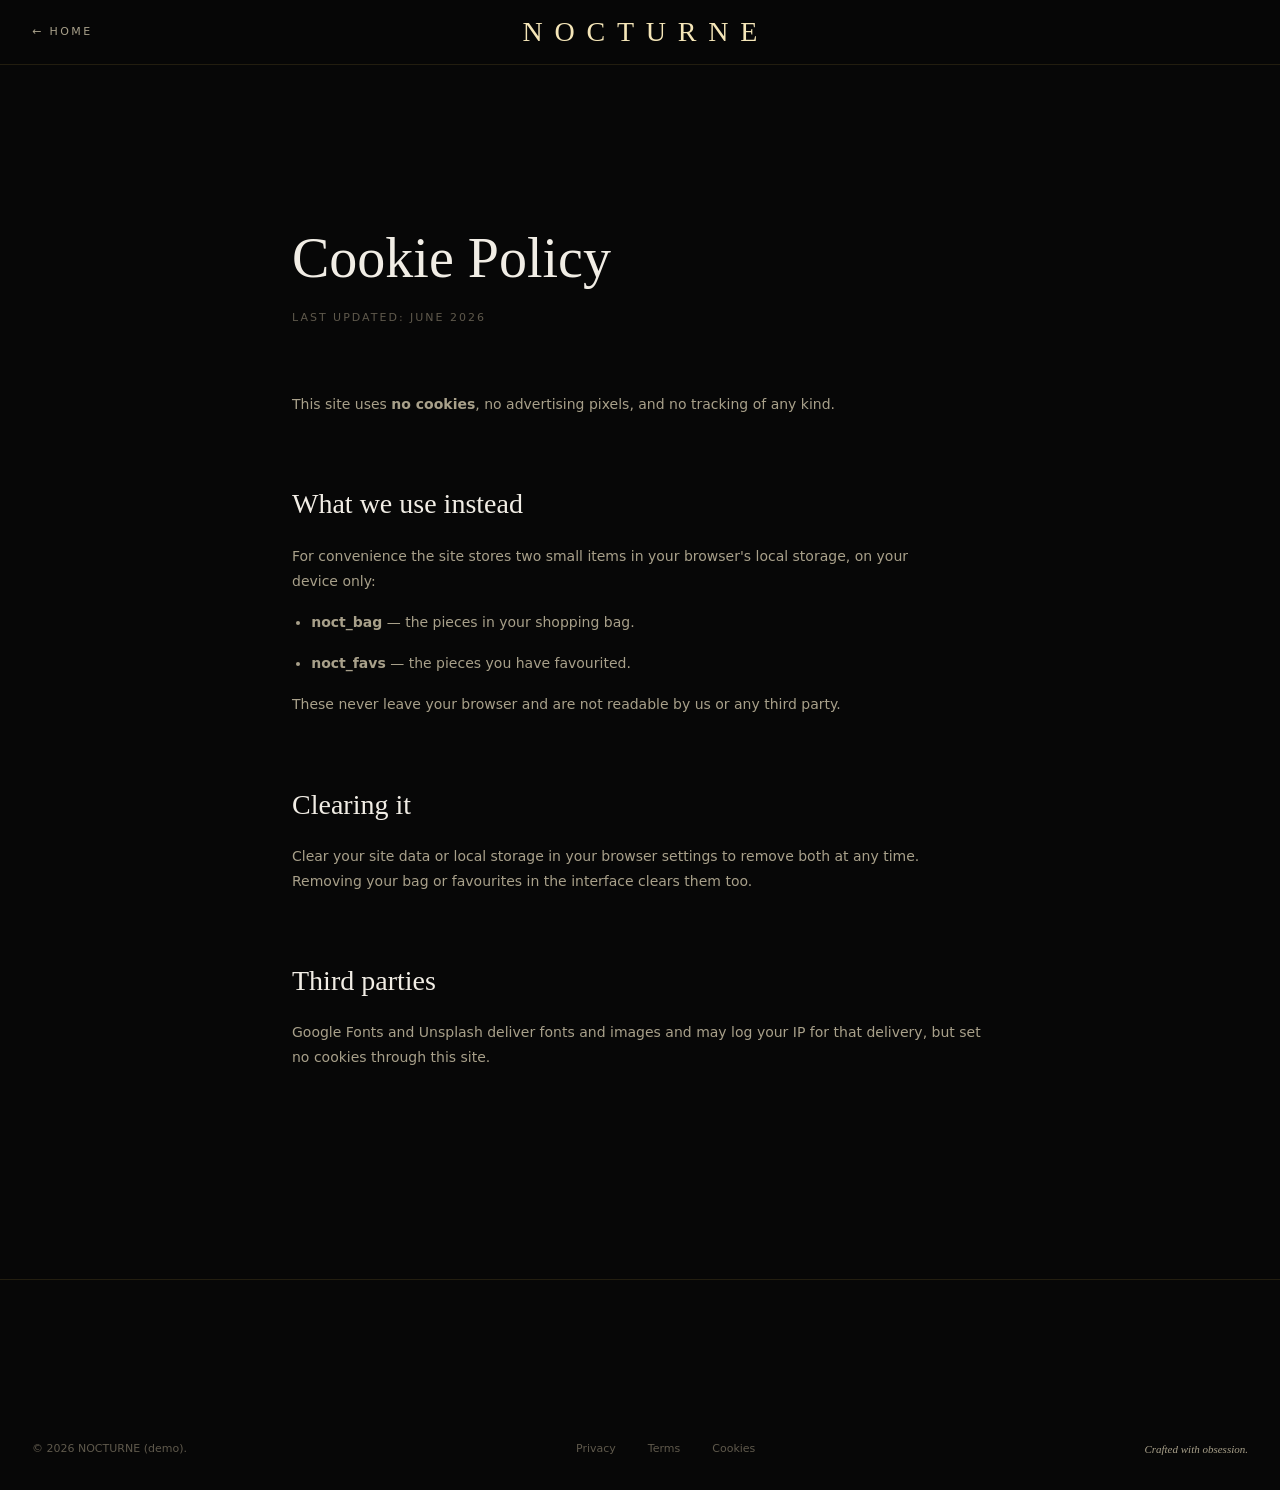
<file: cookies.html>
<!DOCTYPE html>
<html lang="en">
<head>
  <meta charset="UTF-8" />
  <meta name="viewport" content="width=device-width, initial-scale=1.0" />
  <meta http-equiv="Content-Security-Policy" content="default-src 'self'; img-src 'self' https://images.unsplash.com data:; media-src 'self'; style-src 'self' 'unsafe-inline' https://fonts.googleapis.com; font-src https://fonts.gstatic.com; script-src 'self' 'unsafe-inline'; connect-src 'self'; frame-ancestors 'none'; base-uri 'self'; form-action 'self'; object-src 'none'; upgrade-insecure-requests" />
  <meta name="referrer" content="strict-origin-when-cross-origin" />
  <meta name="color-scheme" content="dark" />
  <title>Cookie Policy — NOCTURNE</title>
  <link rel="preconnect" href="https://fonts.googleapis.com" />
  <link rel="preconnect" href="https://fonts.gstatic.com" crossorigin />
  <link href="https://fonts.googleapis.com/css2?family=Cormorant+Garamond:ital,wght@0,300;0,400&family=Montserrat:wght@300;400;500&display=swap" rel="stylesheet" />
  <link rel="stylesheet" href="css/tokens.css?v=17" />
  <link rel="stylesheet" href="css/base.css?v=17" />
  <link rel="stylesheet" href="css/components.css?v=17" />
</head>
<body>
  <header class="nav scrolled"><div class="nav__inner"><div class="nav__left"><a class="nav__link" href="index.html">← Home</a></div><a href="index.html" class="nav__logo">NOCTURNE</a><div class="nav__right"></div></div></header>

  <main class="legal-doc">
    <h1 class="serif">Cookie Policy</h1>
    <p class="upd">Last updated: June 2026</p>
    <p>This site uses <strong>no cookies</strong>, no advertising pixels, and no tracking of any kind.</p>

    <h2>What we use instead</h2>
    <p>For convenience the site stores two small items in your browser's local storage, on your device only:</p>
    <ul>
      <li><strong>noct_bag</strong> — the pieces in your shopping bag.</li>
      <li><strong>noct_favs</strong> — the pieces you have favourited.</li>
    </ul>
    <p>These never leave your browser and are not readable by us or any third party.</p>

    <h2>Clearing it</h2>
    <p>Clear your site data or local storage in your browser settings to remove both at any time. Removing your bag or favourites in the interface clears them too.</p>

    <h2>Third parties</h2>
    <p>Google Fonts and Unsplash deliver fonts and images and may log your IP for that delivery, but set no cookies through this site.</p>
  </main>

  <footer class="footer"><div class="wrap"><div class="footer__bottom" style="border-top:none">
    <span>© 2026 NOCTURNE (demo).</span>
    <div class="legal"><a href="privacy.html">Privacy</a><a href="terms.html">Terms</a><a href="cookies.html">Cookies</a></div>
    <span class="tagline">Crafted with obsession.</span>
  </div></div></footer>
</body>
</html>
</file>
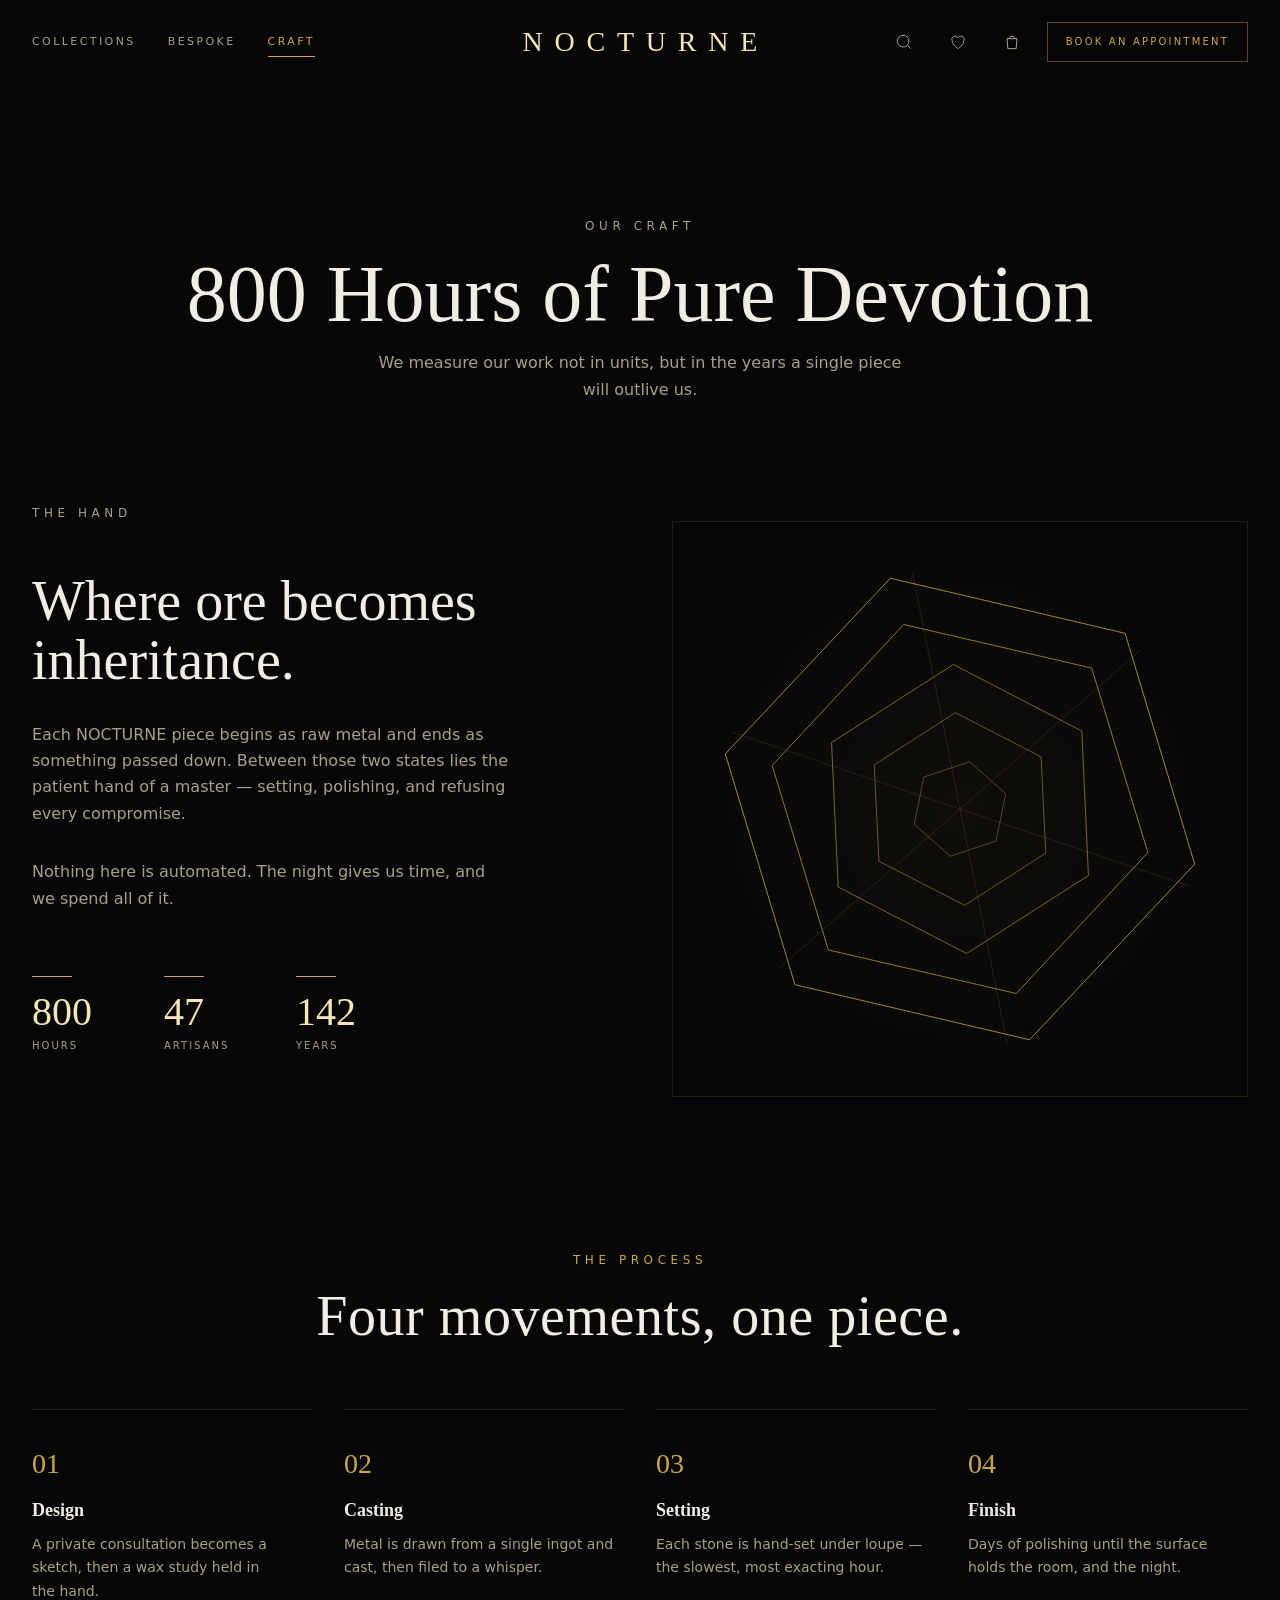
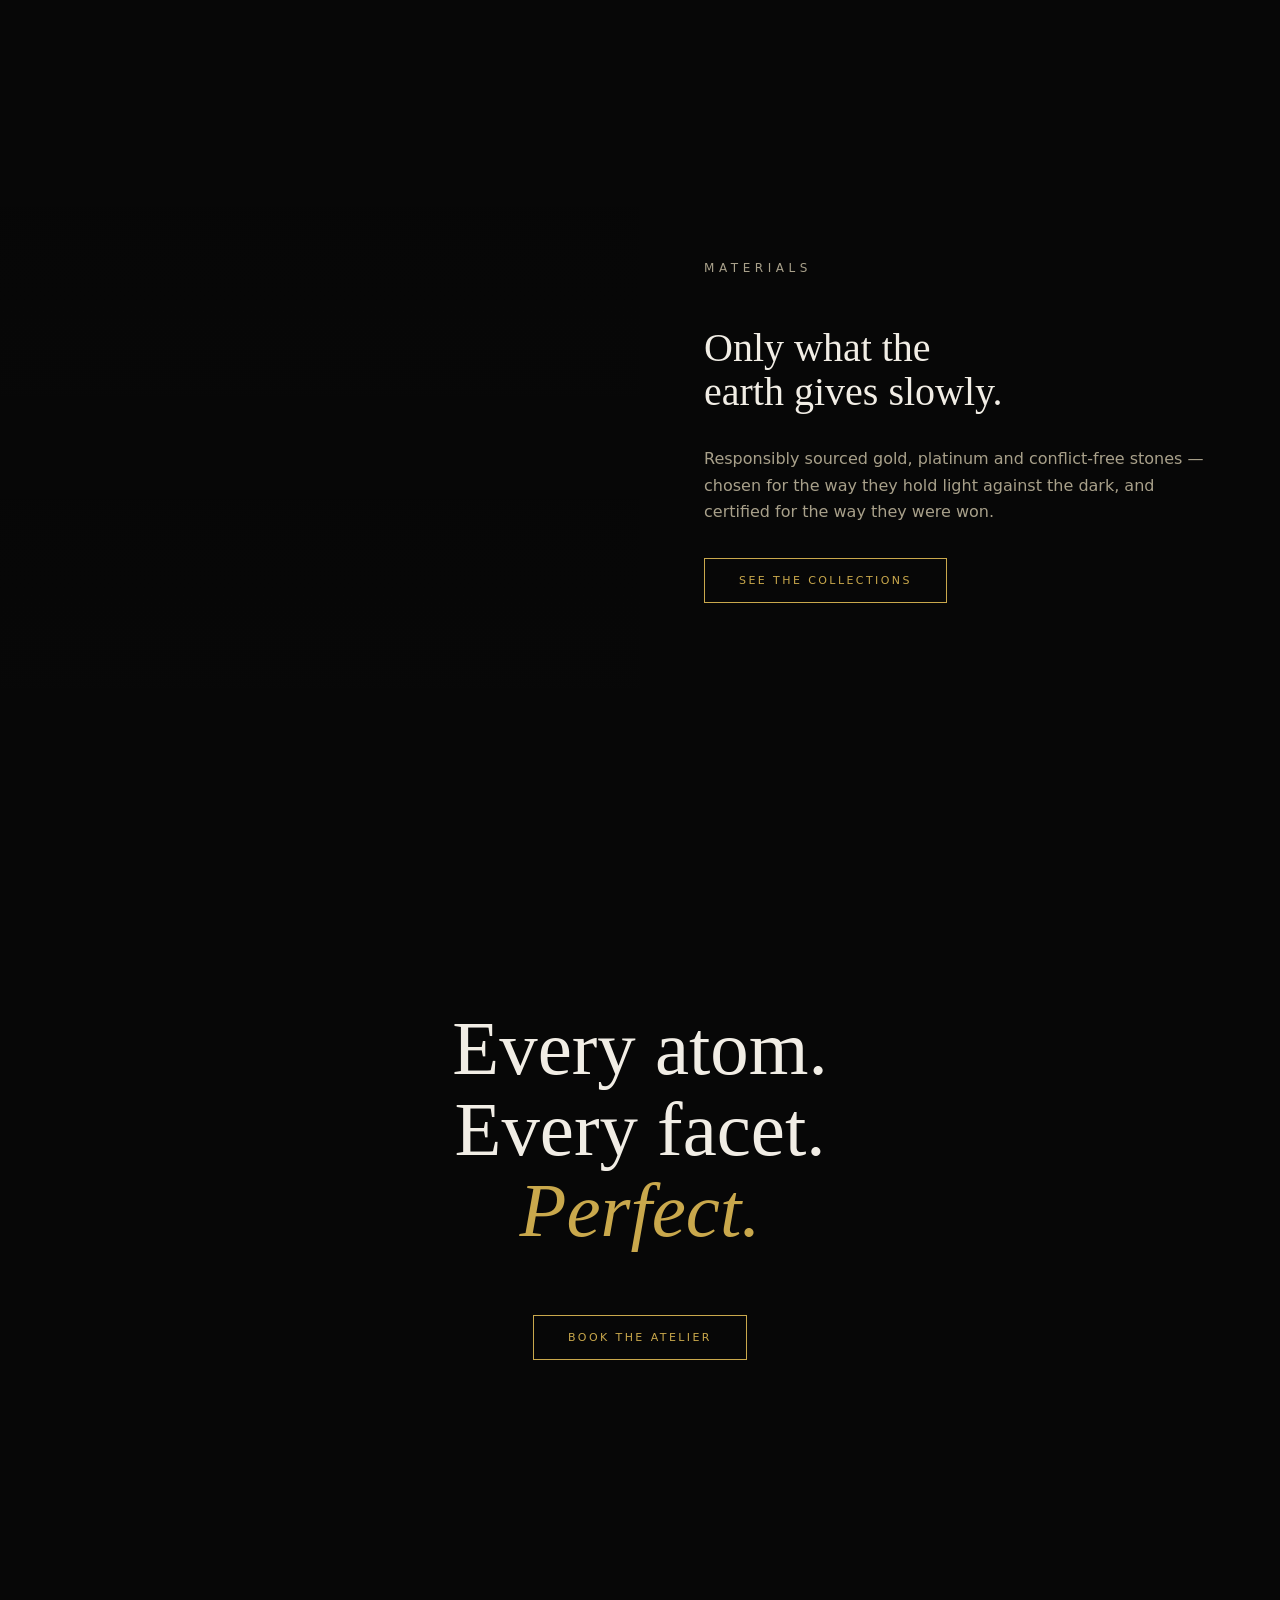
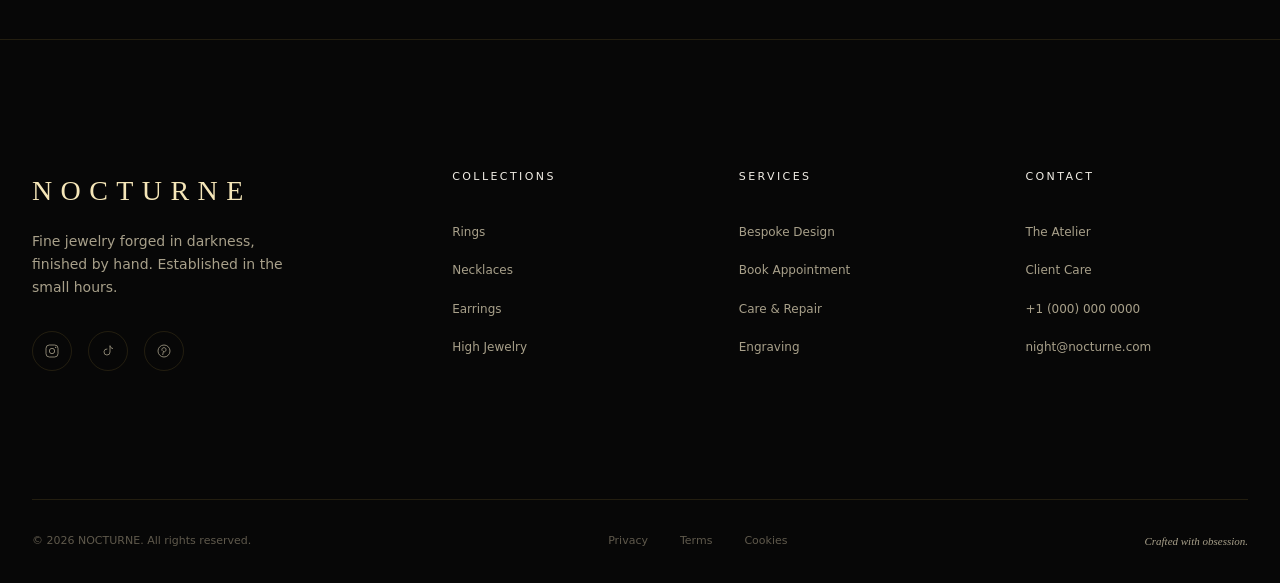
<file: craft.html>
<!DOCTYPE html>
<html lang="en" class="no-js">
<head>
  <meta charset="UTF-8" />
  <meta name="viewport" content="width=device-width, initial-scale=1.0" />
  <meta http-equiv="Content-Security-Policy" content="default-src 'self'; img-src 'self' https://images.unsplash.com data:; media-src 'self'; style-src 'self' 'unsafe-inline' https://fonts.googleapis.com; font-src https://fonts.gstatic.com; script-src 'self' 'unsafe-inline'; connect-src 'self'; frame-ancestors 'none'; base-uri 'self'; form-action 'self'; object-src 'none'; upgrade-insecure-requests" />
  <meta name="referrer" content="strict-origin-when-cross-origin" />
  <meta name="color-scheme" content="dark" />
  <title>Craft — NOCTURNE</title>
  <meta name="description" content="800 hours of pure devotion — the craft, materials and process behind every NOCTURNE piece." />
  <link rel="preconnect" href="https://fonts.googleapis.com" />
  <link rel="preconnect" href="https://fonts.gstatic.com" crossorigin />
  <link href="https://fonts.googleapis.com/css2?family=Cormorant+Garamond:ital,wght@0,300;0,400;0,500;1,300;1,400&family=Montserrat:wght@300;400;500;600&display=swap" rel="stylesheet" />
  <link rel="stylesheet" href="css/tokens.css?v=17" />
  <link rel="stylesheet" href="css/base.css?v=17" />
  <link rel="stylesheet" href="css/components.css?v=17" />
  <link rel="stylesheet" href="css/pages.css?v=17" />
</head>
<body>
  <div class="cursor-dot" aria-hidden="true"></div>
  <div class="cursor-ring" aria-hidden="true"></div>
  <div id="loader" aria-hidden="true"><div class="brand">NOCTURNE</div><div class="load-line"></div></div>

  <header class="nav scrolled" id="nav">
    <div class="nav__inner">
      <div class="nav__left">
        <a class="nav__link" href="collections.html" data-cursor>Collections</a>
        <a class="nav__link" href="bespoke.html" data-cursor>Bespoke</a>
        <a class="nav__link" href="craft.html" aria-current="page" data-cursor>Craft</a>
      </div>
      <a href="index.html" class="nav__logo" data-cursor>NOCTURNE</a>
      <div class="nav__right">
        <button class="icon-btn" data-desktop aria-label="Search" data-cursor><svg viewBox="0 0 24 24" fill="none" stroke="currentColor" stroke-width="1.2"><circle cx="11" cy="11" r="7"/><path d="m20 20-3.5-3.5"/></svg></button>
        <button class="icon-btn" aria-label="Shopping bag" data-cursor><svg viewBox="0 0 24 24" fill="none" stroke="currentColor" stroke-width="1.2"><path d="M6 8h12l-1 12H7L6 8Z"/><path d="M9 8a3 3 0 0 1 6 0"/></svg><span class="bag-count">2</span></button>
        <a class="btn-appointment" data-desktop href="contact.html" data-cursor>Book an Appointment</a>
        <button class="nav__hamburger" id="hamburger" aria-label="Open menu" aria-expanded="false" data-cursor><span></span><span></span><span></span></button>
      </div>
    </div>
  </header>
  <div class="mobile-menu" id="mobileMenu">
    <a href="collections.html" data-cursor>Collections</a>
    <a href="bespoke.html" data-cursor>Bespoke</a>
    <a href="craft.html" aria-current="page" data-cursor>Craft</a>
    <a href="contact.html" data-cursor>Contact</a>
    <span class="mm-sep"></span>
    <a href="contact.html" class="gold" data-cursor>Book an Appointment</a>
  </div>

  <main>
    <section class="page-hero">
      <div class="page-hero__bg" style="background-image:url('https://images.unsplash.com/photo-1518370265276-f22b706aeac8?w=1600&q=80&auto=format&fit=crop');"></div>
      <div class="page-hero__inner wrap">
        <p class="eyebrow reveal">Our Craft</p>
        <h1 class="reveal" data-delay="80">800 Hours of Pure Devotion</h1>
        <p class="reveal" data-delay="160">We measure our work not in units, but in the years a single piece will outlive us.</p>
      </div>
    </section>

    <section class="section-pad" style="padding-top:var(--space-md)">
      <div class="wrap craft">
        <div class="craft__text reveal">
          <p class="eyebrow">The Hand</p>
          <h2>Where ore becomes<br/>inheritance.</h2>
          <p>Each NOCTURNE piece begins as raw metal and ends as something passed down. Between those two states lies the patient hand of a master — setting, polishing, and refusing every compromise.</p>
          <p>Nothing here is automated. The night gives us time, and we spend all of it.</p>
          <div class="craft__stats">
            <div class="craft-stat"><div class="num">800</div><div class="label">Hours</div></div>
            <div class="craft-stat"><div class="num">47</div><div class="label">Artisans</div></div>
            <div class="craft-stat"><div class="num">142</div><div class="label">Years</div></div>
          </div>
        </div>
        <div class="craft__canvas-wrap reveal" data-delay="120"><canvas id="craft-canvas"></canvas></div>
      </div>
    </section>

    <!-- Process timeline -->
    <section class="section-pad" style="padding-top:0">
      <div class="wrap">
        <div class="sec-head"><p class="eyebrow reveal">The Process</p><h2 class="section-title reveal" data-delay="80">Four movements, one piece.</h2></div>
        <div class="timeline">
          <div class="tl-step reveal"><div class="no">01</div><h4>Design</h4><p>A private consultation becomes a sketch, then a wax study held in the hand.</p></div>
          <div class="tl-step reveal" data-delay="90"><div class="no">02</div><h4>Casting</h4><p>Metal is drawn from a single ingot and cast, then filed to a whisper.</p></div>
          <div class="tl-step reveal" data-delay="180"><div class="no">03</div><h4>Setting</h4><p>Each stone is hand-set under loupe — the slowest, most exacting hour.</p></div>
          <div class="tl-step reveal" data-delay="270"><div class="no">04</div><h4>Finish</h4><p>Days of polishing until the surface holds the room, and the night.</p></div>
        </div>
      </div>
    </section>

    <!-- Materials editorial -->
    <section class="feature">
      <div class="feature__img reveal" style="background-image:linear-gradient(180deg, rgba(7,7,7,0.2), rgba(7,7,7,0.5)), url('https://images.unsplash.com/photo-1611107683227-e9060eccd846?w=1100&q=80&auto=format&fit=crop');"></div>
      <div class="feature__body">
        <p class="eyebrow reveal">Materials</p>
        <h2 class="reveal" data-delay="80">Only what the<br/>earth gives slowly.</h2>
        <p class="reveal" data-delay="160">Responsibly sourced gold, platinum and conflict-free stones — chosen for the way they hold light against the dark, and certified for the way they were won.</p>
        <div class="reveal" data-delay="240"><a href="collections.html" class="btn btn--primary shimmer" data-cursor>See the Collections</a></div>
      </div>
    </section>

    <!-- Celestial -->
    <section class="celestial" id="celestial">
      <canvas id="celestial-canvas"></canvas>
      <div class="celestial__content">
        <h2>
          <span class="line reveal">Every atom.</span>
          <span class="line reveal" data-delay="200">Every facet.</span>
          <span class="line italic-gold serif reveal" data-delay="400">Perfect.</span>
        </h2>
        <a href="contact.html" class="btn btn--primary shimmer" data-cursor>Book the Atelier</a>
      </div>
    </section>
  </main>

  <footer class="footer">
    <div class="wrap">
      <div class="footer__grid">
        <div class="footer__brand">
          <div class="logo">NOCTURNE</div>
          <p>Fine jewelry forged in darkness, finished by hand. Established in the small hours.</p>
          <div class="footer__socials">
            <a href="#" aria-label="Instagram" data-cursor><svg viewBox="0 0 24 24" fill="none" stroke="currentColor" stroke-width="1.2"><rect x="3" y="3" width="18" height="18" rx="5"/><circle cx="12" cy="12" r="4"/><circle cx="17.5" cy="6.5" r="1" fill="currentColor" stroke="none"/></svg></a>
            <a href="#" aria-label="TikTok" data-cursor><svg viewBox="0 0 24 24" fill="none" stroke="currentColor" stroke-width="1.2"><path d="M15 4c.5 2.5 2 4 4.5 4.3"/><path d="M15 4v9.5a4.5 4.5 0 1 1-4-4.47"/></svg></a>
            <a href="#" aria-label="Pinterest" data-cursor><svg viewBox="0 0 24 24" fill="none" stroke="currentColor" stroke-width="1.2"><circle cx="12" cy="12" r="9"/><path d="M12 7c-2 0-3.2 1.4-3.2 3 0 .9.4 1.6 1 1.9M12 7c1.8 0 3 1.1 3 2.8 0 2-1.1 3.4-2.6 3.4-.8 0-1.4-.6-1.2-1.4M11.2 12.7 10 18"/></svg></a>
          </div>
        </div>
        <div class="footer__col"><h4>Collections</h4><ul><li><a href="collections.html" data-cursor>Rings</a></li><li><a href="collections.html" data-cursor>Necklaces</a></li><li><a href="collections.html" data-cursor>Earrings</a></li><li><a href="collections.html" data-cursor>High Jewelry</a></li></ul></div>
        <div class="footer__col"><h4>Services</h4><ul><li><a href="bespoke.html" data-cursor>Bespoke Design</a></li><li><a href="contact.html" data-cursor>Book Appointment</a></li><li><a href="craft.html" data-cursor>Care &amp; Repair</a></li><li><a href="craft.html" data-cursor>Engraving</a></li></ul></div>
        <div class="footer__col"><h4>Contact</h4><ul><li><a href="contact.html" data-cursor>The Atelier</a></li><li><a href="contact.html" data-cursor>Client Care</a></li><li><a href="contact.html" data-cursor>+1 (000) 000 0000</a></li><li><a href="contact.html" data-cursor>night@nocturne.com</a></li></ul></div>
      </div>
      <div class="footer__bottom">
        <span>© 2026 NOCTURNE. All rights reserved.</span>
        <div class="legal"><a href="privacy.html" data-cursor>Privacy</a><a href="terms.html" data-cursor>Terms</a><a href="cookies.html" data-cursor>Cookies</a></div>
        <span class="tagline">Crafted with obsession.</span>
      </div>
    </div>
  </footer>

  <button class="back-to-top" id="backToTop" aria-label="Back to top" data-cursor><svg viewBox="0 0 24 24" fill="none" stroke="currentColor" stroke-width="1.4"><path d="m6 14 6-6 6 6"/></svg></button>

  <script src="js/main.js?v=17" defer></script>
</body>
</html>
</file>
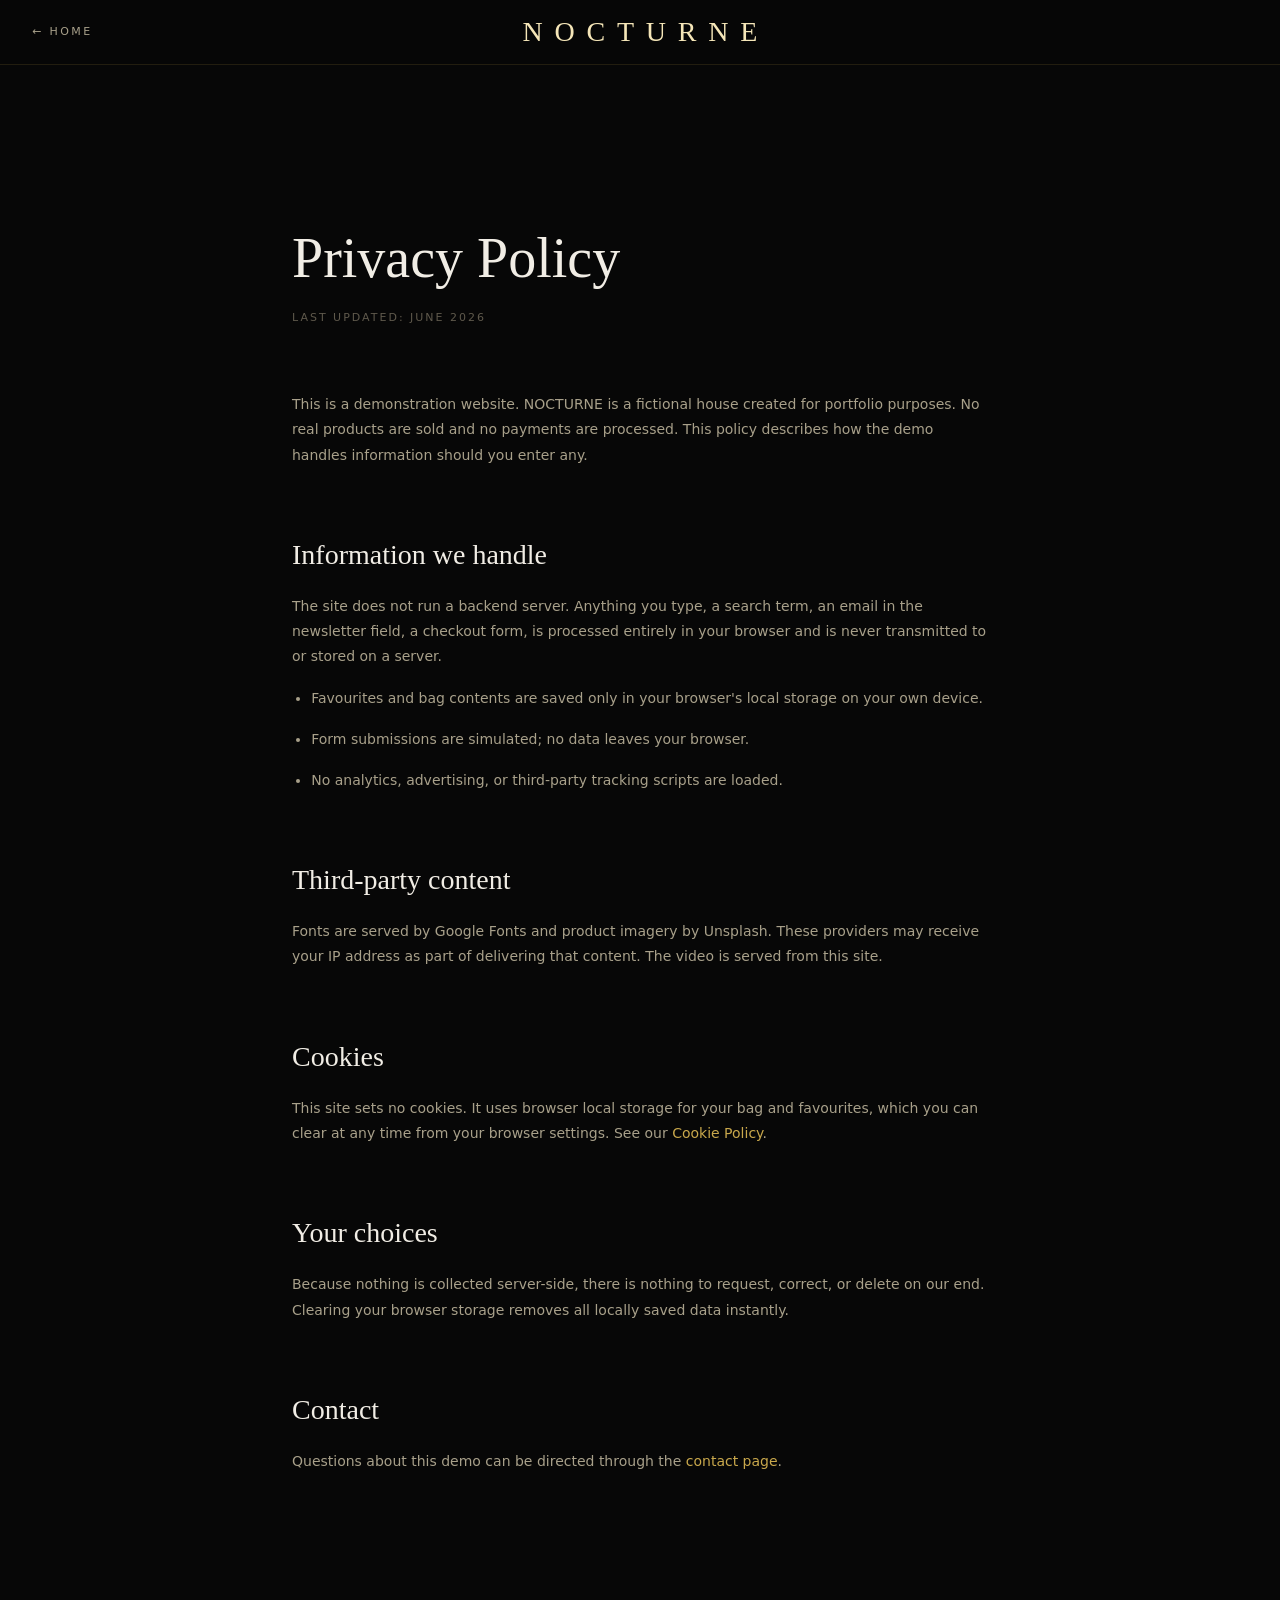
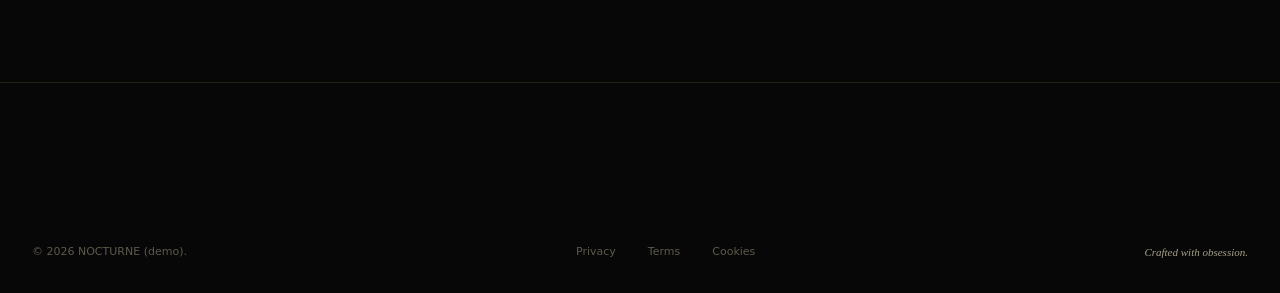
<file: privacy.html>
<!DOCTYPE html>
<html lang="en">
<head>
  <meta charset="UTF-8" />
  <meta name="viewport" content="width=device-width, initial-scale=1.0" />
  <meta http-equiv="Content-Security-Policy" content="default-src 'self'; img-src 'self' https://images.unsplash.com data:; media-src 'self'; style-src 'self' 'unsafe-inline' https://fonts.googleapis.com; font-src https://fonts.gstatic.com; script-src 'self' 'unsafe-inline'; connect-src 'self'; frame-ancestors 'none'; base-uri 'self'; form-action 'self'; object-src 'none'; upgrade-insecure-requests" />
  <meta name="referrer" content="strict-origin-when-cross-origin" />
  <meta name="color-scheme" content="dark" />
  <title>Privacy Policy — NOCTURNE</title>
  <link rel="preconnect" href="https://fonts.googleapis.com" />
  <link rel="preconnect" href="https://fonts.gstatic.com" crossorigin />
  <link href="https://fonts.googleapis.com/css2?family=Cormorant+Garamond:ital,wght@0,300;0,400&family=Montserrat:wght@300;400;500&display=swap" rel="stylesheet" />
  <link rel="stylesheet" href="css/tokens.css?v=17" />
  <link rel="stylesheet" href="css/base.css?v=17" />
  <link rel="stylesheet" href="css/components.css?v=17" />
</head>
<body>
  <header class="nav scrolled"><div class="nav__inner"><div class="nav__left"><a class="nav__link" href="index.html">← Home</a></div><a href="index.html" class="nav__logo">NOCTURNE</a><div class="nav__right"></div></div></header>

  <main class="legal-doc">
    <h1 class="serif">Privacy Policy</h1>
    <p class="upd">Last updated: June 2026</p>
    <p>This is a demonstration website. NOCTURNE is a fictional house created for portfolio purposes. No real products are sold and no payments are processed. This policy describes how the demo handles information should you enter any.</p>

    <h2>Information we handle</h2>
    <p>The site does not run a backend server. Anything you type, a search term, an email in the newsletter field, a checkout form, is processed entirely in your browser and is never transmitted to or stored on a server.</p>
    <ul>
      <li>Favourites and bag contents are saved only in your browser's local storage on your own device.</li>
      <li>Form submissions are simulated; no data leaves your browser.</li>
      <li>No analytics, advertising, or third-party tracking scripts are loaded.</li>
    </ul>

    <h2>Third-party content</h2>
    <p>Fonts are served by Google Fonts and product imagery by Unsplash. These providers may receive your IP address as part of delivering that content. The video is served from this site.</p>

    <h2>Cookies</h2>
    <p>This site sets no cookies. It uses browser local storage for your bag and favourites, which you can clear at any time from your browser settings. See our <a href="cookies.html">Cookie Policy</a>.</p>

    <h2>Your choices</h2>
    <p>Because nothing is collected server-side, there is nothing to request, correct, or delete on our end. Clearing your browser storage removes all locally saved data instantly.</p>

    <h2>Contact</h2>
    <p>Questions about this demo can be directed through the <a href="contact.html">contact page</a>.</p>
  </main>

  <footer class="footer"><div class="wrap"><div class="footer__bottom" style="border-top:none">
    <span>© 2026 NOCTURNE (demo).</span>
    <div class="legal"><a href="privacy.html">Privacy</a><a href="terms.html">Terms</a><a href="cookies.html">Cookies</a></div>
    <span class="tagline">Crafted with obsession.</span>
  </div></div></footer>
</body>
</html>
</file>
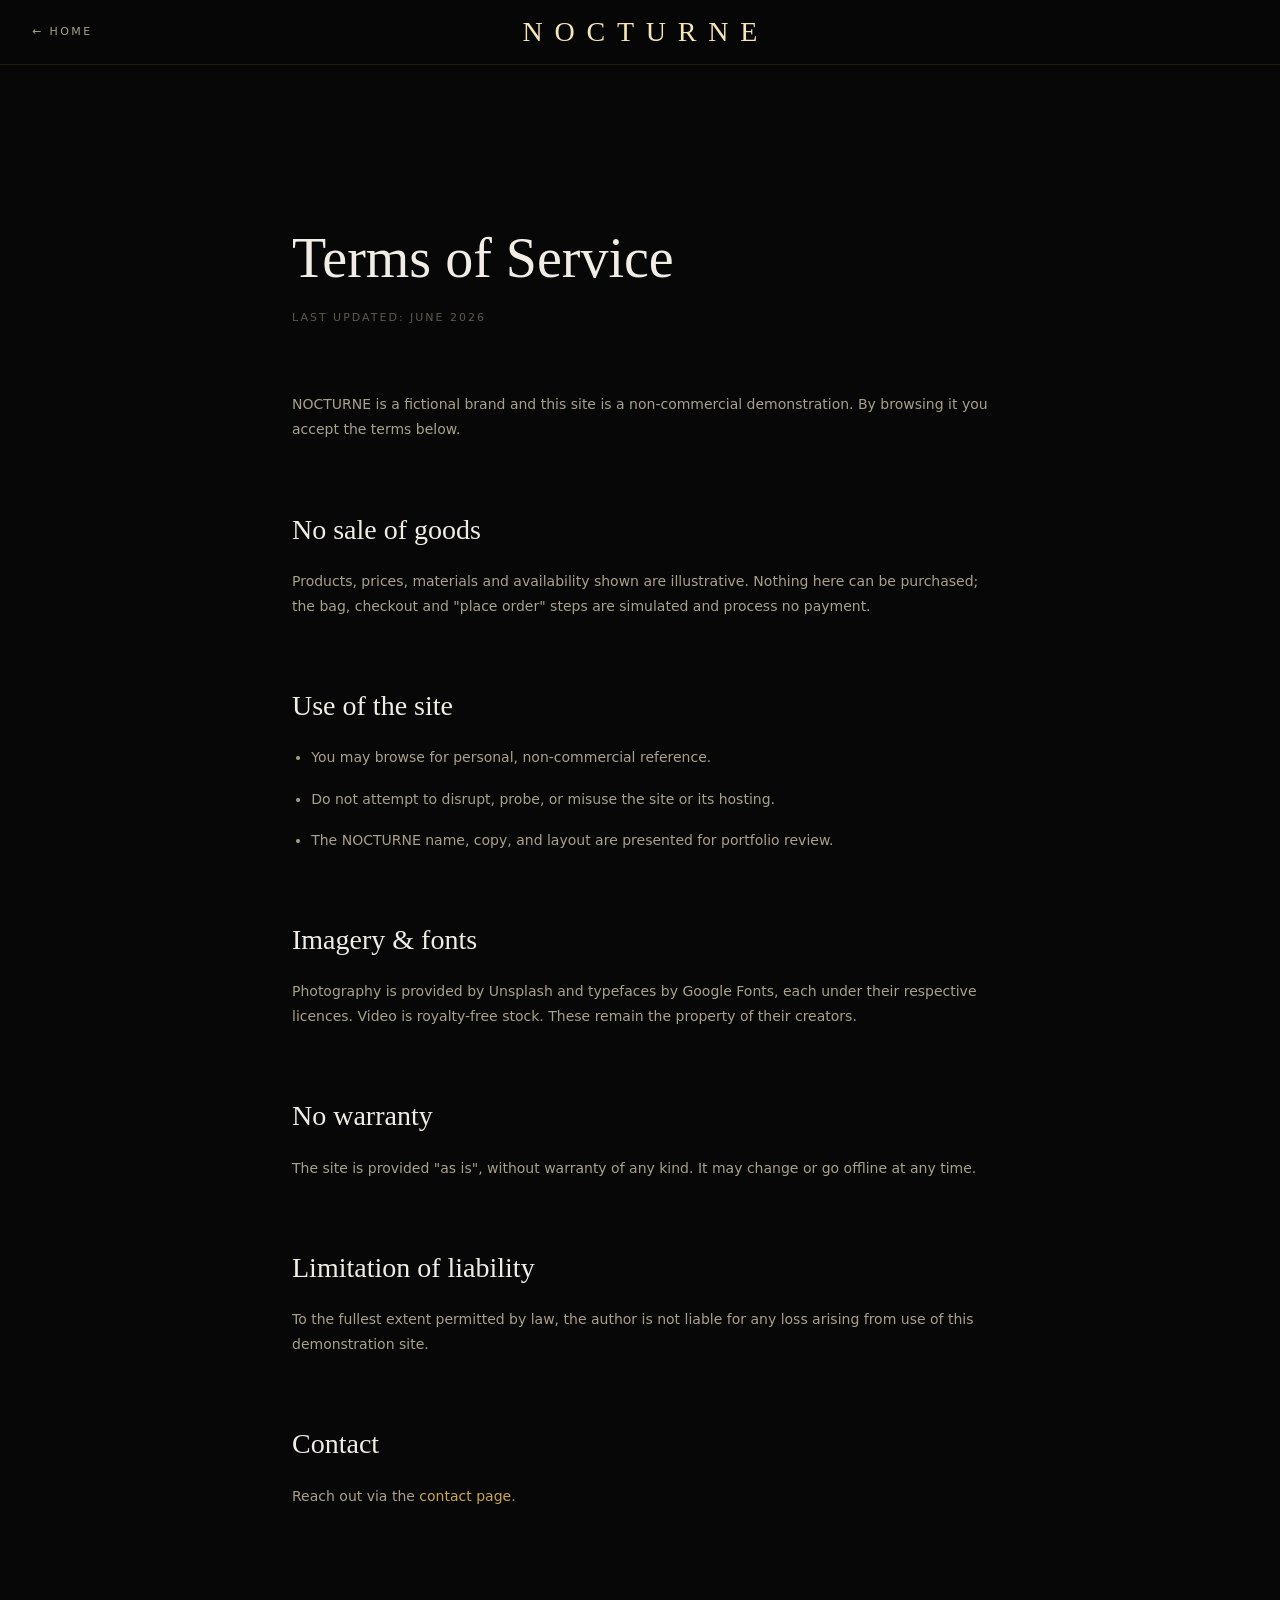
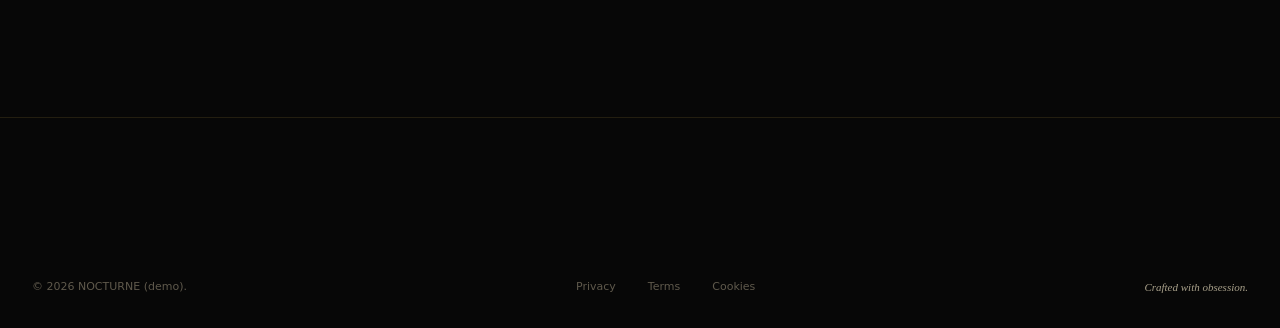
<file: terms.html>
<!DOCTYPE html>
<html lang="en">
<head>
  <meta charset="UTF-8" />
  <meta name="viewport" content="width=device-width, initial-scale=1.0" />
  <meta http-equiv="Content-Security-Policy" content="default-src 'self'; img-src 'self' https://images.unsplash.com data:; media-src 'self'; style-src 'self' 'unsafe-inline' https://fonts.googleapis.com; font-src https://fonts.gstatic.com; script-src 'self' 'unsafe-inline'; connect-src 'self'; frame-ancestors 'none'; base-uri 'self'; form-action 'self'; object-src 'none'; upgrade-insecure-requests" />
  <meta name="referrer" content="strict-origin-when-cross-origin" />
  <meta name="color-scheme" content="dark" />
  <title>Terms of Service — NOCTURNE</title>
  <link rel="preconnect" href="https://fonts.googleapis.com" />
  <link rel="preconnect" href="https://fonts.gstatic.com" crossorigin />
  <link href="https://fonts.googleapis.com/css2?family=Cormorant+Garamond:ital,wght@0,300;0,400&family=Montserrat:wght@300;400;500&display=swap" rel="stylesheet" />
  <link rel="stylesheet" href="css/tokens.css?v=17" />
  <link rel="stylesheet" href="css/base.css?v=17" />
  <link rel="stylesheet" href="css/components.css?v=17" />
</head>
<body>
  <header class="nav scrolled"><div class="nav__inner"><div class="nav__left"><a class="nav__link" href="index.html">← Home</a></div><a href="index.html" class="nav__logo">NOCTURNE</a><div class="nav__right"></div></div></header>

  <main class="legal-doc">
    <h1 class="serif">Terms of Service</h1>
    <p class="upd">Last updated: June 2026</p>
    <p>NOCTURNE is a fictional brand and this site is a non-commercial demonstration. By browsing it you accept the terms below.</p>

    <h2>No sale of goods</h2>
    <p>Products, prices, materials and availability shown are illustrative. Nothing here can be purchased; the bag, checkout and "place order" steps are simulated and process no payment.</p>

    <h2>Use of the site</h2>
    <ul>
      <li>You may browse for personal, non-commercial reference.</li>
      <li>Do not attempt to disrupt, probe, or misuse the site or its hosting.</li>
      <li>The NOCTURNE name, copy, and layout are presented for portfolio review.</li>
    </ul>

    <h2>Imagery & fonts</h2>
    <p>Photography is provided by Unsplash and typefaces by Google Fonts, each under their respective licences. Video is royalty-free stock. These remain the property of their creators.</p>

    <h2>No warranty</h2>
    <p>The site is provided "as is", without warranty of any kind. It may change or go offline at any time.</p>

    <h2>Limitation of liability</h2>
    <p>To the fullest extent permitted by law, the author is not liable for any loss arising from use of this demonstration site.</p>

    <h2>Contact</h2>
    <p>Reach out via the <a href="contact.html">contact page</a>.</p>
  </main>

  <footer class="footer"><div class="wrap"><div class="footer__bottom" style="border-top:none">
    <span>© 2026 NOCTURNE (demo).</span>
    <div class="legal"><a href="privacy.html">Privacy</a><a href="terms.html">Terms</a><a href="cookies.html">Cookies</a></div>
    <span class="tagline">Crafted with obsession.</span>
  </div></div></footer>
</body>
</html>
</file>
<file: css/tokens.css>
/* ============================================================
   NOCTURNE — DESIGN TOKENS
   A blend of two houses, reimagined for the dark:
     · Tiffany & Co.  → restraint, generous whitespace, a centered
                         symmetrical mark, a single signature accent,
                         confident editorial serif.
     · Van Cleef & Arpels → warm haute-joaillerie gold, full-bleed
                         editorial imagery, celestial/night motifs,
                         poetic voice, slow elegant motion.
   Reimagined on an obsidian base with champagne gold as the hero
   accent and a whisper of patinated jade as the Tiffany nod.
   ============================================================ */
:root {
  /* ---- Core obsidian palette ---- */
  --color-bg:           #070707;
  --color-bg-elevated:  #101010;
  --color-bg-overlay:   #0c0c0c;
  --color-surface:      #181818;
  --color-surface-2:    #1f1d18;

  /* ---- Champagne gold spectrum (VCA warmth) ---- */
  --color-gold:         #c9a84c;
  --color-gold-light:   #e8c97a;
  --color-gold-pale:    #f5e6b8;
  --color-gold-muted:   #6b5820;
  --color-gold-deep:    #8a7028;

  /* ---- Patinated jade — the Tiffany nod, used sparingly ---- */
  --color-jade:         #6fb3a8;
  --color-jade-deep:    #2f5e57;

  /* ---- Typography ink ---- */
  --color-text-primary:   #f1ede5;
  --color-text-secondary: #a8a08a;
  --color-text-muted:     #5f594c;

  /* ---- Utility ---- */
  --color-white:        #ffffff;
  --color-border:       rgba(201, 168, 76, 0.14);
  --color-border-soft:  rgba(241, 237, 229, 0.08);
  --color-border-hover: rgba(201, 168, 76, 0.42);

  /* ---- Spacing scale (Tiffany-generous) ---- */
  --space-2xs: 0.25rem;
  --space-xs:  0.5rem;
  --space-sm:  1rem;
  --space-md:  2rem;
  --space-lg:  4rem;
  --space-xl:  8rem;
  --space-2xl: 12rem;

  /* ---- Type families ---- */
  --font-display: 'Cormorant Garamond', 'Times New Roman', Georgia, serif;
  --font-body:    'Montserrat', system-ui, -apple-system, sans-serif;

  /* ---- Type scale ---- */
  --text-xs:   0.75rem;
  --text-sm:   0.875rem;
  --text-base: 1rem;
  --text-lg:   1.125rem;
  --text-xl:   1.375rem;
  --text-2xl:  1.75rem;
  --text-3xl:  2.5rem;
  --text-4xl:  3.5rem;
  --text-5xl:  5rem;
  --text-hero: clamp(3.25rem, 7.5vw, 6rem);
  --text-editorial: clamp(2rem, 4.5vw, 3.5rem);

  /* ---- Letter-spacing tokens ---- */
  --ls-wordmark: 0.42em;
  --ls-nav:      0.22em;
  --ls-eyebrow:  0.38em;

  /* ---- Motion (VCA: slow, unhurried) ---- */
  --ease-luxury: cubic-bezier(0.16, 1, 0.3, 1);
  --ease-in:     cubic-bezier(0.4, 0, 1, 1);
  --ease-soft:   cubic-bezier(0.33, 0, 0.2, 1);
  --duration-fast: 220ms;
  --duration-mid:  520ms;
  --duration-slow: 900ms;
  --duration-cine: 1400ms;

  /* ---- Shadows ---- */
  --shadow-gold:  0 0 60px rgba(201, 168, 76, 0.07);
  --shadow-card:  0 12px 60px rgba(0, 0, 0, 0.55);
  --shadow-float: 0 28px 90px rgba(0, 0, 0, 0.8);

  /* ---- Layout ---- */
  --maxw:       1440px;
  --maxw-text:  680px;
  --nav-h:      84px;
}
</file>
<file: css/base.css>
/* ============================================================
   NOCTURNE — BASE: reset, typography, utilities, cursor, loader
   ============================================================ */
*, *::before, *::after { box-sizing: border-box; margin: 0; padding: 0; }

html {
  scroll-behavior: smooth;
  -webkit-font-smoothing: antialiased;
  text-rendering: optimizeLegibility;
}

body {
  background: var(--color-bg);
  color: var(--color-text-primary);
  font-family: var(--font-body);
  font-weight: 300;
  line-height: 1.65;
  overflow-x: hidden;
}
body.menu-open { overflow: hidden; }

img { display: block; max-width: 100%; }
a { color: inherit; text-decoration: none; }
button { font-family: inherit; border: none; background: none; color: inherit; }
input, textarea, select { font-family: inherit; }
canvas { display: block; }
ul { list-style: none; }

::selection { background: var(--color-gold); color: var(--color-bg); }
:focus-visible { outline: 2px solid var(--color-gold); outline-offset: 4px; }

/* Thin gold scrollbar */
::-webkit-scrollbar { width: 9px; }
::-webkit-scrollbar-track { background: var(--color-bg); }
::-webkit-scrollbar-thumb { background: var(--color-gold-muted); }
::-webkit-scrollbar-thumb:hover { background: var(--color-gold); }

/* ---- Layout helpers ---- */
.wrap { width: 100%; max-width: var(--maxw); margin: 0 auto; padding: 0 var(--space-md); }
.section-pad { padding: var(--space-xl) 0; }
.center { text-align: center; }
.measure { max-width: var(--maxw-text); margin-left: auto; margin-right: auto; }

/* ---- Type primitives ---- */
/* polish: even heading lines, fewer orphans in prose */
h1, h2, h3, .section-title, .hero__headline, .page-hero h1, .pdp__name, .co-done h2 { text-wrap: balance; }
p, .lead, .pdp__story { text-wrap: pretty; }

.serif { font-family: var(--font-display); font-weight: 300; }
.italic { font-style: italic; }
.gold { color: var(--color-gold); }
.italic-gold { font-style: italic; color: var(--color-gold); }

.eyebrow {
  font-size: var(--text-xs);
  letter-spacing: var(--ls-eyebrow);
  text-transform: uppercase;
  color: var(--color-gold);
  font-weight: 500;
  display: inline-block;
}
.eyebrow--jade { color: var(--color-jade); }

.section-title {
  font-family: var(--font-display);
  font-weight: 300;
  font-size: var(--text-4xl);
  line-height: 1.04;
  letter-spacing: 0.01em;
}
.lead {
  font-family: var(--font-display);
  font-size: var(--text-xl);
  font-style: italic;
  color: var(--color-text-secondary);
  line-height: 1.5;
}

/* Hairline rule — VCA delicate gold lines */
.rule { width: 40px; height: 1px; background: var(--color-gold); display: inline-block; }
.rule--center { margin: var(--space-sm) auto; }

/* ---- Custom cursor ---- */
/* custom cursor removed — was laggy; using the native cursor */
.cursor-dot, .cursor-ring { display: none !important; }

/* ---- Loader (fast, non-blocking, no FOUC) ---- */
#loader {
  position: fixed; inset: 0; background: var(--color-bg); z-index: 9999;
  display: flex; align-items: center; justify-content: center; flex-direction: column; gap: var(--space-sm);
}
#loader .brand {
  font-family: var(--font-display); font-size: var(--text-3xl);
  letter-spacing: var(--ls-wordmark); color: var(--color-gold-pale);
  opacity: 0; padding-left: var(--ls-wordmark);
}
#loader .load-line { width: 0; height: 1px; background: var(--color-gold); opacity: 0.6; }
.no-js #loader { display: none; }

/* ---- Reveal base ---- */
.reveal { opacity: 0; transform: translateY(28px); }
.reveal.in {
  opacity: 1; transform: none;
  transition: opacity var(--duration-slow) var(--ease-luxury),
              transform var(--duration-slow) var(--ease-luxury);
}

/* ---- Buttons ---- */
.btn {
  position: relative; overflow: hidden; display: inline-block;
  font-size: 11px; letter-spacing: var(--ls-nav); text-transform: uppercase;
  padding: 16px 34px; line-height: 1;
  transition: color var(--duration-mid) var(--ease-luxury), background var(--duration-mid) var(--ease-luxury);
}
.btn--primary { border: 1px solid var(--color-gold); color: var(--color-gold); }
.btn--primary::after {
  content: ''; position: absolute; inset: 0; background: var(--color-gold);
  transform: scaleX(0); transform-origin: left;
  transition: transform var(--duration-mid) var(--ease-luxury); z-index: -1;
}
.btn--primary:hover { color: var(--color-bg); }
.btn--primary:hover::after { transform: scaleX(1); }

.btn--solid { background: var(--color-gold); color: var(--color-bg); }
.btn--solid:hover { background: var(--color-gold-light); }

.btn--text { padding: 16px 0; color: var(--color-text-primary); }
.btn--text::after {
  content: ''; position: absolute; left: 0; bottom: 10px; width: 100%; height: 1px;
  background: var(--color-gold); transform: scaleX(0); transform-origin: left;
  transition: transform var(--duration-mid) var(--ease-luxury);
}
.btn--text:hover { color: var(--color-gold); }
.btn--text:hover::after { transform: scaleX(1); }

/* Shimmer sweep */
.shimmer::before {
  content: ''; position: absolute; top: 0; left: -120%; width: 80%; height: 100%;
  background: linear-gradient(120deg, transparent, rgba(245,230,184,0.28), transparent);
  transform: skewX(-20deg); transition: left var(--duration-slow) var(--ease-luxury);
}
.shimmer:hover::before { left: 130%; }

/* ---- Animated underline link ---- */
.ulink { position: relative; transition: color var(--duration-fast) ease; }
.ulink::after {
  content: ''; position: absolute; left: 0; bottom: -3px; width: 100%; height: 1px;
  background: var(--color-gold); transform: scaleX(0); transform-origin: left;
  transition: transform var(--duration-mid) var(--ease-luxury);
}
.ulink:hover { color: var(--color-gold); }
.ulink:hover::after { transform: scaleX(1); }

@media (prefers-reduced-motion: reduce) {
  * { animation-duration: 0.001ms !important; transition-duration: 0.001ms !important; }
  html { scroll-behavior: auto; }
  .reveal { opacity: 1 !important; transform: none !important; }
}
</file>
<file: css/components.css>
/* ============================================================
   NOCTURNE — COMPONENTS: nav, footer, cards, forms, shared UI
   ============================================================ */

/* ------------------------------------------------------------
   NAVIGATION  — symmetric 3-column grid, centered wordmark.
   Left and right columns share the SAME width (1fr) so the
   logo is mathematically centered. This is the fix for the
   previously uneven top bar.
   ------------------------------------------------------------ */
.nav {
  position: fixed; top: 0; left: 0; width: 100%; z-index: 1000;
  border-bottom: 1px solid transparent;
  transition: background var(--duration-mid) var(--ease-luxury),
              backdrop-filter var(--duration-mid) ease,
              border-color var(--duration-mid) ease;
}
.nav__inner {
  display: grid;
  grid-template-columns: 1fr auto 1fr;   /* even sides, centered middle */
  align-items: center;
  height: var(--nav-h);
  max-width: var(--maxw);
  margin: 0 auto;
  padding: 0 var(--space-md);
  transition: height var(--duration-mid) var(--ease-luxury);
}
.nav.scrolled {
  background: rgba(7, 7, 7, 0.92);
  backdrop-filter: blur(22px); -webkit-backdrop-filter: blur(22px);
  border-bottom: 1px solid var(--color-border);
}
.nav.scrolled .nav__inner { height: 64px; }

/* left + right clusters */
.nav__left  { display: flex; align-items: center; gap: var(--space-md); justify-self: start; }
.nav__right { display: flex; align-items: center; gap: var(--space-sm); justify-self: end; }

.nav__logo {
  grid-column: 2;
  justify-self: center;
  font-family: var(--font-display);
  font-size: var(--text-2xl);
  letter-spacing: var(--ls-wordmark);
  color: var(--color-gold-pale);
  padding-left: var(--ls-wordmark);
  white-space: nowrap;
  line-height: 1;
}

.nav__link {
  position: relative; font-size: 11px; letter-spacing: var(--ls-nav);
  text-transform: uppercase; color: var(--color-text-secondary);
  padding: 6px 0; transition: color var(--duration-fast) ease; white-space: nowrap;
}
.nav__link::after {
  content: ''; position: absolute; left: 0; bottom: 0; width: 100%; height: 1px;
  background: var(--color-gold); transform: scaleX(0); transform-origin: left;
  transition: transform var(--duration-mid) var(--ease-luxury);
}
.nav__link:hover, .nav__link[aria-current="page"] { color: var(--color-gold); }
.nav__link:hover::after, .nav__link[aria-current="page"]::after { transform: scaleX(1); }

.icon-btn {
  position: relative; display: grid; place-items: center; width: 38px; height: 38px;
  color: var(--color-text-secondary); transition: color var(--duration-fast) ease;
}
.icon-btn:hover { color: var(--color-gold); }
.icon-btn svg { width: 20px; height: 20px; }
.bag-count {
  position: absolute; top: 3px; right: 1px; min-width: 15px; height: 15px; padding: 0 4px;
  border-radius: 999px; background: var(--color-gold); color: var(--color-bg);
  font-size: 9px; font-weight: 600; display: grid; place-items: center;
}
.btn-appointment {
  font-size: 10px; letter-spacing: var(--ls-nav); text-transform: uppercase; color: var(--color-gold);
  border: 1px solid var(--color-border-hover); padding: 11px 18px;
  transition: background var(--duration-mid) var(--ease-luxury), color var(--duration-mid) var(--ease-luxury);
  white-space: nowrap;
}
.btn-appointment:hover { background: var(--color-gold); color: var(--color-bg); }

.nav__hamburger { display: none; flex-direction: column; gap: 5px; width: 26px; }
.nav__hamburger span { display: block; height: 1px; width: 100%; background: var(--color-text-primary);
  transition: transform var(--duration-mid) var(--ease-luxury), opacity var(--duration-fast); }
.nav__hamburger.open span:nth-child(1) { transform: translateY(6px) rotate(45deg); }
.nav__hamburger.open span:nth-child(2) { opacity: 0; }
.nav__hamburger.open span:nth-child(3) { transform: translateY(-6px) rotate(-45deg); }

/* Mobile overlay menu */
.mobile-menu {
  position: fixed; inset: 0; background: var(--color-bg); z-index: 999;
  display: flex; flex-direction: column; align-items: center; justify-content: center; gap: var(--space-md);
  opacity: 0; pointer-events: none; transition: opacity var(--duration-mid) var(--ease-luxury);
}
.mobile-menu.open { opacity: 1; pointer-events: auto; }
.mobile-menu a { font-family: var(--font-display); font-size: var(--text-3xl); color: var(--color-text-primary); letter-spacing: 0.04em; }
.mobile-menu a:hover, .mobile-menu a[aria-current="page"] { color: var(--color-gold); }
.mobile-menu .mm-sep { width: 30px; height: 1px; background: var(--color-border); }

/* ------------------------------------------------------------
   FOOTER
   ------------------------------------------------------------ */
.footer { border-top: 1px solid var(--color-border); padding: var(--space-xl) 0 var(--space-md); }
.footer__grid { display: grid; grid-template-columns: 1.6fr 1fr 1fr 1fr; gap: var(--space-lg); margin-bottom: var(--space-xl); }
.footer__brand .logo { font-family: var(--font-display); font-size: var(--text-2xl); letter-spacing: 0.3em; color: var(--color-gold-pale); margin-bottom: var(--space-sm); }
.footer__brand p { color: var(--color-text-secondary); font-size: var(--text-sm); max-width: 30ch; margin-bottom: var(--space-md); }
.footer__socials { display: flex; gap: var(--space-sm); }
.footer__socials a { width: 40px; height: 40px; display: grid; place-items: center; border: 1px solid var(--color-border);
  border-radius: 50%; color: var(--color-text-secondary); transition: color var(--duration-fast), border-color var(--duration-fast); }
.footer__socials a:hover { color: var(--color-gold); border-color: var(--color-border-hover); }
.footer__socials svg { width: 16px; height: 16px; }
.footer__col h4 { font-size: 11px; letter-spacing: var(--ls-nav); text-transform: uppercase; color: var(--color-text-primary); margin-bottom: var(--space-md); font-weight: 500; }
.footer__col ul { display: flex; flex-direction: column; gap: 12px; }
.footer__col a { font-size: 12px; color: var(--color-text-secondary); transition: color var(--duration-fast); }
.footer__col a:hover { color: var(--color-gold); }
.footer__bottom { display: flex; justify-content: space-between; align-items: center; padding-top: var(--space-md);
  border-top: 1px solid var(--color-border); gap: var(--space-md); flex-wrap: wrap; }
.footer__bottom span, .footer__bottom a { font-size: 11px; color: var(--color-text-muted); }
.footer__bottom .legal { display: flex; gap: var(--space-md); }
.footer__bottom .legal a:hover { color: var(--color-gold); }
.footer__bottom .tagline { color: var(--color-text-secondary); font-style: italic; font-family: var(--font-display); }

/* ------------------------------------------------------------
   PRODUCT / COLLECTION CARDS (shared)
   ------------------------------------------------------------ */
.collection-card { position: relative; aspect-ratio: 3 / 4; overflow: hidden; background: var(--color-bg-elevated); display: block; }
.collection-card__img { position: absolute; inset: 0; background-size: cover; background-position: center; transition: transform var(--duration-slow) var(--ease-luxury); }
.collection-card:hover .collection-card__img { transform: scale(1.05); }
.collection-card__overlay { position: absolute; inset: 0; background: linear-gradient(to top, rgba(0,0,0,0.9) 0%, rgba(0,0,0,0.15) 55%, transparent 100%); transition: background var(--duration-mid) ease; }
.collection-card:hover .collection-card__overlay { background: linear-gradient(to top, rgba(0,0,0,0.94) 0%, rgba(0,0,0,0.3) 60%, rgba(0,0,0,0.08) 100%); }
.collection-card__border { position: absolute; inset: 14px; border: 1px solid var(--color-gold); opacity: 0; transition: opacity var(--duration-mid) var(--ease-luxury); pointer-events: none; }
.collection-card:hover .collection-card__border { opacity: 0.5; }
.collection-card__body { position: absolute; left: 0; bottom: 0; width: 100%; padding: var(--space-md); z-index: 2; }
.collection-card__tag { font-size: 9px; text-transform: uppercase; letter-spacing: 3px; color: var(--color-gold); margin-bottom: 8px; }
.collection-card__name { font-family: var(--font-display); font-size: var(--text-2xl); color: var(--color-white); transition: transform var(--duration-mid) var(--ease-luxury); }
.collection-card:hover .collection-card__name { transform: translateY(-6px); }
.collection-card__count { font-size: 11px; color: var(--color-text-secondary); margin-top: 4px; }
.collection-card__discover { margin-top: 14px; font-size: 10px; letter-spacing: 2px; text-transform: uppercase; color: var(--color-gold-pale);
  opacity: 0; transform: translateY(10px); transition: opacity var(--duration-mid) var(--ease-luxury), transform var(--duration-mid) var(--ease-luxury); }
.collection-card__discover .arrow { display: inline-block; transition: transform var(--duration-mid) var(--ease-luxury); }
.collection-card:hover .collection-card__discover { opacity: 1; transform: translateY(0); }
.collection-card:hover .collection-card__discover .arrow { transform: translateX(4px); }

/* Product card (grid) */
.product-card { display: block; }
.product-card__img { position: relative; aspect-ratio: 1 / 1; overflow: hidden; background: var(--color-bg-elevated); }
.product-card__img .pic { position: absolute; inset: 0; background-size: cover; background-position: center; transition: transform var(--duration-slow) var(--ease-luxury); }
.product-card:hover .product-card__img .pic { transform: scale(1.06); }
.wishlist { position: absolute; top: 12px; right: 12px; width: 34px; height: 34px; display: grid; place-items: center;
  background: rgba(7,7,7,0.45); backdrop-filter: blur(6px); border-radius: 50%; color: var(--color-text-secondary); z-index: 2; transition: color var(--duration-fast); }
.wishlist svg { width: 16px; height: 16px; }
.wishlist.active { color: var(--color-gold); }
.wishlist.active svg { fill: var(--color-gold); }
.product-card__name { font-family: var(--font-display); font-size: var(--text-lg); margin-top: var(--space-sm); }
.product-card__mat { font-size: 11px; color: var(--color-text-muted); margin-top: 2px; }
.product-card__price { font-size: 13px; color: var(--color-gold); margin-top: 8px; letter-spacing: 1px; }

/* ------------------------------------------------------------
   FORMS
   ------------------------------------------------------------ */
.field { position: relative; margin-bottom: var(--space-md); }
.field label { display: block; font-size: 10px; letter-spacing: 2px; text-transform: uppercase; color: var(--color-text-secondary); margin-bottom: 10px; }
.field input, .field textarea, .field select {
  width: 100%; background: transparent; border: none; border-bottom: 1px solid var(--color-gold-muted);
  color: var(--color-gold-pale); font-size: var(--text-base); padding: 10px 0; letter-spacing: 0.4px; transition: border-color var(--duration-fast);
}
.field textarea { resize: vertical; min-height: 90px; }
.field input::placeholder, .field textarea::placeholder { color: var(--color-text-muted); }
.field input:focus, .field textarea:focus, .field select:focus { outline: none; border-color: var(--color-gold); }
.field select option { background: var(--color-bg-elevated); color: var(--color-text-primary); }

/* ------------------------------------------------------------
   PRODUCT DETAIL MODAL (click into a piece)
   ------------------------------------------------------------ */
.pdp { position: fixed; inset: 0; z-index: 1200; display: grid; place-items: center; padding: var(--space-md);
  opacity: 0; pointer-events: none; transition: opacity var(--duration-mid) var(--ease-luxury); }
.pdp.open { opacity: 1; pointer-events: auto; }
.pdp__backdrop { position: absolute; inset: 0; background: rgba(4,4,4,0.82); backdrop-filter: blur(10px); }
.pdp__panel { position: relative; z-index: 1; display: grid; grid-template-columns: 1fr 1fr; gap: 0;
  width: min(920px, 100%); max-height: 88vh; overflow: hidden; background: var(--color-bg-elevated);
  border: 1px solid var(--color-border); box-shadow: var(--shadow-float);
  transform: translateY(24px) scale(0.98); transition: transform var(--duration-mid) var(--ease-luxury); }
.pdp.open .pdp__panel { transform: none; }
.pdp__img { background-size: cover; background-position: center; min-height: 420px; }
.pdp__body { padding: var(--space-lg); display: flex; flex-direction: column; justify-content: center; }
.pdp__tag { font-size: 9px; letter-spacing: 3px; text-transform: uppercase; color: var(--color-gold); margin-bottom: var(--space-sm); }
.pdp__name { font-family: var(--font-display); font-weight: 300; font-size: var(--text-3xl); line-height: 1.05; }
.pdp__mat { color: var(--color-text-secondary); margin: var(--space-xs) 0 var(--space-sm); }
.pdp__price { color: var(--color-gold); font-size: var(--text-lg); letter-spacing: 1px; margin-bottom: var(--space-md); }
.pdp__desc { color: var(--color-text-secondary); font-size: var(--text-sm); margin-bottom: var(--space-lg); }
.pdp__cta { display: flex; gap: var(--space-sm); flex-wrap: wrap; }
.pdp__close { position: absolute; top: 14px; right: 14px; z-index: 2; width: 40px; height: 40px; display: grid; place-items: center;
  border-radius: 50%; background: rgba(7,7,7,0.5); color: var(--color-text-primary); transition: color var(--duration-fast); }
.pdp__close:hover { color: var(--color-gold); }
.pdp__close svg { width: 20px; height: 20px; }
.product-card__img { cursor: pointer; }
@media (max-width: 700px) { .pdp__panel { grid-template-columns: 1fr; max-height: 92vh; overflow-y: auto; } .pdp__img { min-height: 260px; } }

/* ------------------------------------------------------------
   SHOP TOOLBAR + FILTER PANEL
   ------------------------------------------------------------ */
.shop-toolbar { display: flex; align-items: center; gap: var(--space-md); margin-bottom: var(--space-md);
  padding-bottom: var(--space-sm); border-bottom: 1px solid var(--color-border); flex-wrap: wrap; }
.tb-btn { display: inline-flex; align-items: center; gap: 10px; font-size: 11px; letter-spacing: 2px; text-transform: uppercase;
  color: var(--color-text-primary); border: 1px solid var(--color-border); padding: 11px 18px; transition: border-color var(--duration-fast), color var(--duration-fast); }
.tb-btn:hover { color: var(--color-gold); border-color: var(--color-border-hover); }
.tb-btn svg { width: 16px; height: 16px; }
.tb-count { font-size: 11px; letter-spacing: 1px; color: var(--color-text-muted); margin-right: auto; }
.tb-sort { display: inline-flex; align-items: center; gap: 10px; font-size: 10px; letter-spacing: 2px; text-transform: uppercase; color: var(--color-text-secondary); }
.tb-sort select { background: var(--color-surface); color: var(--color-text-primary); border: 1px solid var(--color-border);
  padding: 10px 12px; font-size: 11px; letter-spacing: 1px; }
.tb-sort select:focus { outline: none; border-color: var(--color-gold); }
.tb-sort select option { background: var(--color-bg-elevated); }

.shop { position: relative; }
.filter-panel { position: fixed; top: 0; left: 0; height: 100%; width: 360px; max-width: 88vw; z-index: 1150;
  background: var(--color-bg-elevated); border-right: 1px solid var(--color-border); padding: var(--space-md);
  overflow-y: auto; transform: translateX(-100%); transition: transform var(--duration-mid) var(--ease-luxury); }
.filter-panel:not([hidden]) { transform: translateX(0); }
.filter-scrim { position: fixed; inset: 0; z-index: 1140; background: rgba(4,4,4,0.6); }
.fp-head { display: flex; justify-content: space-between; align-items: center; margin-bottom: var(--space-md); }
.fp-head h3 { font-family: var(--font-display); font-weight: 300; font-size: var(--text-2xl); }
.fp-head button { font-size: 18px; color: var(--color-text-secondary); }
.fp-head button:hover { color: var(--color-gold); }
.fp-group { padding: var(--space-sm) 0; border-top: 1px solid var(--color-border); }
.fp-group h4 { font-size: 10px; letter-spacing: 2px; text-transform: uppercase; color: var(--color-text-secondary); margin-bottom: var(--space-sm); }
.fp-opts { display: flex; flex-direction: column; gap: 10px; }
.fp-opts label { display: flex; align-items: center; gap: 10px; font-size: 13px; color: var(--color-text-primary); cursor: pointer; }
.fp-opts input { accent-color: var(--color-gold); width: 15px; height: 15px; }
.fp-chips, .fp-swatches { display: flex; flex-wrap: wrap; gap: 8px; }
.fp-chip { font-size: 12px; padding: 7px 12px; border: 1px solid var(--color-border); color: var(--color-text-secondary); transition: all var(--duration-fast); }
.fp-chip[aria-pressed="true"] { border-color: var(--color-gold); color: var(--color-gold-pale); }
.fp-sw { width: 26px; height: 26px; border-radius: 50%; border: 1px solid var(--color-border); position: relative; }
.fp-sw[aria-pressed="true"] { box-shadow: 0 0 0 2px var(--color-bg-elevated), 0 0 0 3px var(--color-gold); }
.range { position: relative; height: 28px; }
.range input[type=range] { position: absolute; left: 0; top: 0; width: 100%; margin: 0; background: none; pointer-events: none; -webkit-appearance: none; appearance: none; }
.range input[type=range]::-webkit-slider-runnable-track { height: 1px; background: var(--color-gold-muted); }
.range input[type=range]::-moz-range-track { height: 1px; background: var(--color-gold-muted); }
.range input[type=range]::-webkit-slider-thumb { -webkit-appearance: none; pointer-events: auto; width: 16px; height: 16px; border-radius: 50%; background: var(--color-gold); margin-top: -8px; cursor: pointer; }
.range input[type=range]::-moz-range-thumb { pointer-events: auto; width: 16px; height: 16px; border: none; border-radius: 50%; background: var(--color-gold); cursor: pointer; }
.range-vals { display: flex; justify-content: space-between; font-size: 12px; color: var(--color-gold-pale); margin-top: 4px; }
.fp-actions { display: flex; align-items: center; justify-content: space-between; gap: var(--space-sm); margin-top: var(--space-md); padding-top: var(--space-md); border-top: 1px solid var(--color-border); }

/* ------------------------------------------------------------
   PRODUCT DETAIL MODAL — Pandora-style
   ------------------------------------------------------------ */
.pdp { position: fixed; inset: 0; z-index: 1200; display: grid; place-items: center; padding: var(--space-md);
  opacity: 0; pointer-events: none; transition: opacity var(--duration-mid) var(--ease-luxury); }
.pdp.open { opacity: 1; pointer-events: auto; }
.pdp__backdrop { position: absolute; inset: 0; background: rgba(4,4,4,0.82); backdrop-filter: blur(10px); }
.pdp__panel { position: relative; z-index: 1; display: grid; grid-template-columns: 1.05fr 1fr; gap: 0;
  width: min(1000px, 100%); max-height: 90vh; overflow: hidden; background: var(--color-bg-elevated);
  border: 1px solid var(--color-border); box-shadow: var(--shadow-float);
  transform: translateY(24px) scale(0.985); transition: transform var(--duration-mid) var(--ease-luxury); }
.pdp.open .pdp__panel { transform: none; }
.pdp__img { background-size: cover; background-position: center; min-height: 480px; }
.pdp__body { padding: var(--space-lg); overflow-y: auto; }
.pdp__new { font-size: 10px; letter-spacing: 3px; text-transform: uppercase; color: var(--color-gold); margin-bottom: var(--space-md); min-height: 12px; }
.pdp__name { font-family: var(--font-display); font-weight: 300; font-size: var(--text-3xl); line-height: 1.05; }
.pdp__mat { color: var(--color-text-secondary); margin: 6px 0 var(--space-sm); font-size: var(--text-sm); }
.pdp__price { color: var(--color-gold); font-size: var(--text-lg); letter-spacing: 1px; margin-bottom: var(--space-md); }
.pdp__opt { margin-bottom: var(--space-md); }
.pdp__opt .lbl { font-size: 11px; letter-spacing: 1px; color: var(--color-text-primary); margin-bottom: 10px; }
.pdp__row { display: flex; gap: 10px; flex-wrap: wrap; }
.pdp__metal, .pdp__col { width: 30px; height: 30px; border-radius: 50%; border: 1px solid var(--color-border); position: relative; }
.pdp__metal[aria-pressed="true"], .pdp__col[aria-pressed="true"] { box-shadow: 0 0 0 2px var(--color-bg-elevated), 0 0 0 3px var(--color-gold); }
.pdp__details { display: block; font-size: 12px; letter-spacing: 1px; color: var(--color-text-primary); border-bottom: 1px solid var(--color-gold-muted);
  padding: 10px 0; margin: var(--space-sm) 0; width: 100%; text-align: left; }
.pdp__details:hover { color: var(--color-gold); }
.pdp__story { font-size: var(--text-sm); color: var(--color-text-secondary); line-height: 1.7; font-style: italic; font-family: var(--font-display);
  max-height: 0; overflow: hidden; transition: max-height var(--duration-mid) var(--ease-luxury), margin var(--duration-mid); }
.pdp__story.show { max-height: 220px; margin-bottom: var(--space-sm); }
.pdp__story p:first-child { margin-bottom: 8px; }
.pdp__size { display: flex; align-items: center; justify-content: space-between; width: 100%; border: 1px solid var(--color-border);
  padding: 16px 18px; font-size: 11px; letter-spacing: 2px; text-transform: uppercase; color: var(--color-text-primary); margin: var(--space-sm) 0;
  transition: border-color var(--duration-fast); }
.pdp__size:hover { border-color: var(--color-border-hover); }
.pdp__size svg { width: 16px; height: 16px; }
.pdp__sizes { display: flex; flex-wrap: wrap; gap: 8px; margin-bottom: var(--space-sm); }
.pdp__sizes.hidden { display: none; }
.pdp__sizebtn { min-width: 52px; padding: 10px; border: 1px solid var(--color-border); font-size: 13px; color: var(--color-text-primary); transition: all var(--duration-fast); }
.pdp__sizebtn[aria-pressed="true"] { border-color: var(--color-gold); color: var(--color-gold-pale); }
.pdp__bag { display: flex; align-items: center; justify-content: space-between; width: 100%; background: var(--color-gold); color: var(--color-bg);
  padding: 18px 22px; font-size: 11px; letter-spacing: 2px; text-transform: uppercase; margin-top: var(--space-sm); transition: background var(--duration-fast); }
.pdp__bag:hover { background: var(--color-gold-light); }
.pdp__close { position: absolute; top: 14px; right: 14px; z-index: 2; width: 40px; height: 40px; display: grid; place-items: center;
  border-radius: 50%; background: rgba(7,7,7,0.5); color: var(--color-text-primary); transition: color var(--duration-fast); }
.pdp__close:hover { color: var(--color-gold); }
.pdp__close svg { width: 20px; height: 20px; }
.product-card__img { cursor: pointer; }
@media (max-width: 760px) { .pdp__panel { grid-template-columns: 1fr; max-height: 92vh; overflow-y: auto; } .pdp__img { min-height: 280px; } }

/* Search overlay */
.search-ov { position: fixed; inset: 0; z-index: 1300; background: rgba(7,7,7,0.96); backdrop-filter: blur(14px);
  display: flex; flex-direction: column; align-items: center; justify-content: center; gap: var(--space-md);
  opacity: 0; transition: opacity var(--duration-mid) var(--ease-luxury); }
.search-ov[hidden], .pdp[hidden] { display: none !important; }
.search-ov.open { opacity: 1; }
.search-ov__close { position: absolute; top: 24px; right: 28px; font-size: 22px; color: var(--color-text-secondary); }
.search-ov__close:hover { color: var(--color-gold); }
.search-ov__form { display: flex; align-items: center; gap: var(--space-sm); width: min(640px, 86vw); border-bottom: 1px solid var(--color-gold-muted); padding-bottom: 14px; }
.search-ov__form input { flex: 1; background: none; border: none; color: var(--color-gold-pale); font-family: var(--font-display); font-size: var(--text-3xl); font-weight: 300; }
.search-ov__form input:focus { outline: none; }
.search-ov__form input::placeholder { color: var(--color-text-muted); }
.search-ov__form button { font-size: var(--text-2xl); color: var(--color-gold); }
.search-ov__hint { font-size: 10px; letter-spacing: 2px; text-transform: uppercase; color: var(--color-text-muted); }

.shop-empty { grid-column: 1 / -1; text-align: center; color: var(--color-text-secondary); font-family: var(--font-display); font-style: italic; font-size: var(--text-xl); padding: var(--space-xl) 0; }
.pdp__img { cursor: zoom-in; transition: background-position 60ms linear; }

/* Bag drawer + checkout */
.bag-drawer { position: fixed; inset: 0; z-index: 1250; }
.bag-drawer[hidden] { display: none !important; }
.bag-drawer .bag-scrim { position: absolute; inset: 0; background: rgba(4,4,4,0.7); opacity: 0; transition: opacity var(--duration-mid) var(--ease-luxury); }
.bag-drawer.open .bag-scrim { opacity: 1; }
.bag-panel { position: absolute; top: 0; right: 0; height: 100%; width: 440px; max-width: 92vw; background: var(--color-bg-elevated);
  border-left: 1px solid var(--color-border); display: flex; flex-direction: column; padding: var(--space-md);
  transform: translateX(100%); transition: transform var(--duration-mid) var(--ease-luxury); overflow-y: auto; }
.bag-drawer.open .bag-panel { transform: none; }
.bag-head { display: flex; justify-content: space-between; align-items: center; margin-bottom: var(--space-md); }
.bag-head h3 { font-family: var(--font-display); font-weight: 300; font-size: var(--text-2xl); }
.bag-head button { font-size: 18px; color: var(--color-text-secondary); }
.bag-head button:hover { color: var(--color-gold); }
.bag-view { display: flex; flex-direction: column; flex: 1; }
.bag-list { flex: 1; }
.bag-empty { color: var(--color-text-secondary); font-style: italic; font-family: var(--font-display); padding: var(--space-md) 0; }
.bag-item { display: grid; grid-template-columns: 64px 1fr auto; gap: var(--space-sm); align-items: center; padding: var(--space-sm) 0; border-bottom: 1px solid var(--color-border); }
.bag-thumb { width: 64px; height: 64px; background-size: cover; background-position: center; background-color: var(--color-surface); }
.bag-name { font-family: var(--font-display); font-size: var(--text-lg); }
.bag-sub { font-size: 11px; color: var(--color-text-muted); letter-spacing: .5px; }
.bag-price { font-size: 12px; color: var(--color-gold); margin-top: 4px; }
.bag-remove { color: var(--color-text-muted); font-size: 14px; align-self: start; }
.bag-remove:hover { color: var(--color-gold); }
.bag-foot { padding-top: var(--space-md); border-top: 1px solid var(--color-border); }
.bag-total { display: flex; justify-content: space-between; font-size: 12px; letter-spacing: 2px; text-transform: uppercase; color: var(--color-text-secondary); margin-bottom: var(--space-sm); }
.bag-total span:last-child { color: var(--color-gold-pale); font-size: var(--text-lg); }
.bag-checkout { width: 100%; text-align: center; }
.bag-checkout:disabled { opacity: .4; pointer-events: none; }
.bag-co h4, .bag-done h4 { font-family: var(--font-display); font-weight: 300; font-size: var(--text-2xl); margin-bottom: var(--space-md); }
.bag-co-row { display: grid; grid-template-columns: 1fr 1fr; gap: var(--space-sm); }
.bag-co .btn { width: 100%; text-align: center; margin-top: var(--space-sm); }
.bag-co #coBack { display: block; text-align: center; margin-top: var(--space-sm); }
.bag-done { text-align: center; padding: var(--space-xl) 0; }
.bag-done__mark { font-size: 40px; color: var(--color-gold); margin-bottom: var(--space-sm); }
.bag-done p { color: var(--color-text-secondary); font-size: var(--text-sm); margin-bottom: var(--space-md); }

/* Lens zoom */
.pdp__img { position: relative; overflow: hidden; cursor: zoom-in; }
.pdp__lens { position: absolute; width: 150px; height: 150px; border-radius: 50%; border: 1px solid var(--color-gold);
  transform: translate(-50%, -50%); pointer-events: none; opacity: 0; transition: opacity 140ms ease;
  background-repeat: no-repeat; box-shadow: 0 10px 36px rgba(0,0,0,0.55), inset 0 0 0 4px rgba(7,7,7,0.4); z-index: 3; }

/* Checkout page */
.checkout-main { min-height: 70vh; }
.checkout { display: grid; grid-template-columns: 1.5fr 1fr; gap: var(--space-2xl); align-items: start; padding-bottom: var(--space-xl); }
.co-block { margin-bottom: var(--space-lg); }
.co-h { font-family: var(--font-display); font-weight: 300; font-size: var(--text-2xl); margin-bottom: var(--space-md); }
.checkout__form .row { display: grid; grid-template-columns: 1fr 1fr; gap: var(--space-md); }
.co-pay { width: 100%; text-align: center; margin-top: var(--space-sm); }
.co-secure { font-size: 11px; color: var(--color-text-muted); text-align: center; margin-top: var(--space-sm); }
.checkout__summary { background: var(--color-bg-elevated); border: 1px solid var(--color-border); padding: var(--space-lg); position: sticky; top: 96px; }
.co-items { margin-bottom: var(--space-md); }
.co-item { display: grid; grid-template-columns: 56px 1fr auto auto; gap: var(--space-sm); align-items: center; padding: var(--space-sm) 0; border-bottom: 1px solid var(--color-border); }
.co-thumb { width: 56px; height: 56px; background-size: cover; background-position: center; background-color: var(--color-surface); }
.co-name { font-family: var(--font-display); font-size: var(--text-base); }
.co-sub { font-size: 10px; letter-spacing: .5px; color: var(--color-text-muted); }
.co-price { font-size: 12px; color: var(--color-gold); }
.co-rm { color: var(--color-text-muted); font-size: 13px; padding-left: 6px; }
.co-rm:hover { color: var(--color-gold); }
.co-line { display: flex; justify-content: space-between; font-size: 12px; letter-spacing: 1px; color: var(--color-text-secondary); padding: 8px 0; }
.co-line--total { border-top: 1px solid var(--color-border); margin-top: 8px; padding-top: var(--space-sm); color: var(--color-text-primary); font-size: var(--text-base); }
.co-line--total span:last-child { color: var(--color-gold-pale); font-family: var(--font-display); font-size: var(--text-xl); }
.co-done, .co-empty { text-align: center; padding: var(--space-2xl) 0; max-width: 560px; margin: 0 auto; }
.co-done__mark { font-size: 44px; color: var(--color-gold); margin-bottom: var(--space-sm); }
.co-done h2 { font-size: var(--text-4xl); font-weight: 300; margin-bottom: var(--space-md); }
.co-done p { color: var(--color-text-secondary); margin-bottom: var(--space-lg); }
.co-empty .serif { font-size: var(--text-3xl); margin-bottom: var(--space-md); display: block; }

/* ---- Mobile pass ---- */
@media (max-width: 900px) {
  .checkout { grid-template-columns: 1fr; gap: var(--space-lg); }
  .checkout__summary { position: static; order: -1; }
}
@media (max-width: 600px) {
  .bag-panel { width: 100%; max-width: 100%; }
  .checkout__form .row, .co-item { grid-template-columns: 1fr; }
  .co-item { grid-template-columns: 48px 1fr auto; }
  .co-thumb { width: 48px; height: 48px; }
  .shop-toolbar { gap: var(--space-sm); }
  .tb-count { width: 100%; order: 3; margin: 0; }
  .pdp__lens { display: none; }
  .pdp__body { padding: var(--space-md); }
}

/* Legal documents */
.legal-doc { max-width: 760px; margin: 0 auto; padding: calc(var(--nav-h) + var(--space-xl)) var(--space-md) var(--space-2xl); }
.legal-doc h1 { font-family: var(--font-display); font-weight: 300; font-size: var(--text-4xl); margin-bottom: var(--space-2xs); }
.legal-doc .upd { font-size: 11px; letter-spacing: 2px; text-transform: uppercase; color: var(--color-text-muted); margin-bottom: var(--space-lg); }
.legal-doc h2 { font-family: var(--font-display); font-size: var(--text-2xl); font-weight: 300; margin: var(--space-lg) 0 var(--space-sm); }
.legal-doc p, .legal-doc li { color: var(--color-text-secondary); font-size: var(--text-sm); line-height: 1.8; margin-bottom: var(--space-sm); }
.legal-doc ul { padding-left: 1.2em; list-style: disc; }
.legal-doc a { color: var(--color-gold); }

/* Back to top */
.back-to-top {
  position: fixed; bottom: var(--space-md); right: var(--space-md); width: 46px; height: 46px;
  border: 1px solid var(--color-border-hover); border-radius: 50%; background: rgba(7,7,7,0.7); backdrop-filter: blur(8px);
  display: grid; place-items: center; color: var(--color-gold); opacity: 0; pointer-events: none; transform: translateY(20px);
  transition: opacity var(--duration-mid) var(--ease-luxury), transform var(--duration-mid) var(--ease-luxury); z-index: 900;
}
.back-to-top.show { opacity: 1; pointer-events: auto; transform: translateY(0); }
.back-to-top svg { width: 18px; height: 18px; }

/* ------------------------------------------------------------
   NAV RESPONSIVE
   ------------------------------------------------------------ */
@media (max-width: 980px) {
  .nav__left .nav__link, .btn-appointment, .icon-btn[data-desktop] { display: none; }
  .icon-btn[aria-label="Search"] { display: grid; }   /* keep search reachable on mobile */
  .nav__hamburger { display: flex; }
  /* flex nav so the icon cluster can't overflow a narrow grid column and get clipped */
  .nav__inner { display: flex; align-items: center; justify-content: space-between; }
  .nav__logo { position: static; transform: none; justify-self: auto; font-size: var(--text-xl); }
  .nav__left { flex: 0 0 auto; }
  .nav__right { flex: 0 0 auto; gap: var(--space-xs); }
}
@media (max-width: 380px) { .nav__right { gap: 4px; } .icon-btn { width: 34px; } .nav__logo { font-size: var(--text-lg); } }
@media (max-width: 768px) {
  .footer__grid { grid-template-columns: 1fr 1fr; gap: var(--space-md); }
  .footer__brand { grid-column: 1 / -1; }
  .footer__bottom { flex-direction: column; align-items: flex-start; }
}
@media (max-width: 480px) { .footer__grid { grid-template-columns: 1fr; } }
</file>
<file: css/pages.css>
/* ============================================================
   NOCTURNE — PAGE SECTIONS
   ============================================================ */

/* ------------------------------------------------------------
   HERO — looped video (replaces the 3D object)
   ------------------------------------------------------------ */
.hero { position: relative; height: 100vh; min-height: 640px; overflow: hidden; }
.hero__media { position: absolute; inset: 0; z-index: 1; }
.hero__video {
  position: absolute; inset: 0; width: 100%; height: 100%;
  object-fit: cover; object-position: center;
  /* poster gradient shows instantly while the clip streams in */
  background:
    radial-gradient(circle at 50% 40%, rgba(201,168,76,0.10), transparent 55%),
    #060606;
}
/* Dark grade + vignette so the loop seam is imperceptible and text reads */
.hero__grade {
  position: absolute; inset: 0; z-index: 2; pointer-events: none;
  background:
    linear-gradient(to top, rgba(6,6,6,0.92) 0%, rgba(6,6,6,0.25) 45%, rgba(6,6,6,0.55) 100%),
    radial-gradient(ellipse at center, transparent 30%, rgba(0,0,0,0.5) 78%, rgba(0,0,0,0.8) 100%);
}
.hero__content { position: relative; z-index: 3; height: 100%; display: flex; flex-direction: column; justify-content: center; align-items: center; text-align: center; pointer-events: none; }
.hero__content .wrap { width: 100%; }
.hero__eyebrow { margin-bottom: var(--space-md); }
.hero__headline { font-family: var(--font-display); font-weight: 300; font-size: var(--text-hero); line-height: 0.98; letter-spacing: 0.005em; margin-bottom: var(--space-md); }
.hero__headline .line { display: block; overflow: hidden; }
.hero__headline .line > span { display: inline-block; }
.hero__subline { font-size: var(--text-base); color: var(--color-text-secondary); margin-bottom: var(--space-lg); letter-spacing: 0.04em; }
.hero__cta { display: flex; gap: var(--space-md); align-items: center; justify-content: center; pointer-events: auto; flex-wrap: wrap; }

.scroll-hint { position: absolute; bottom: var(--space-md); left: 50%; transform: translateX(-50%); z-index: 3;
  display: flex; flex-direction: column; align-items: center; gap: 8px; color: var(--color-text-muted);
  font-size: 9px; letter-spacing: 3px; text-transform: uppercase; }
.scroll-hint .track { width: 1px; height: 50px; background: var(--color-border); position: relative; overflow: hidden; }
.scroll-hint .track::after { content: ''; position: absolute; top: -50%; left: 0; width: 100%; height: 50%; background: var(--color-gold); animation: scrollPulse 2.2s var(--ease-luxury) infinite; }
@keyframes scrollPulse { 0% { top: -50%; } 100% { top: 100%; } }

/* Page hero (interior pages) — shorter, image or flat */
.page-hero { position: relative; padding: calc(var(--nav-h) + var(--space-xl)) 0 var(--space-lg); text-align: center; overflow: hidden; }
.page-hero__bg { position: absolute; inset: 0; z-index: 0; opacity: 0.28; background-size: cover; background-position: center; }
.page-hero__bg::after { content: ''; position: absolute; inset: 0; background: linear-gradient(to bottom, rgba(7,7,7,0.7), var(--color-bg) 92%); }
.page-hero__inner { position: relative; z-index: 1; }
.page-hero h1 { font-family: var(--font-display); font-weight: 300; font-size: var(--text-5xl); line-height: 1; margin: var(--space-sm) 0; }
.page-hero p { color: var(--color-text-secondary); max-width: 52ch; margin: 0 auto; }

/* ------------------------------------------------------------
   BRAND STATEMENT (VCA poetic, Tiffany whitespace)
   ------------------------------------------------------------ */
.statement { padding: var(--space-2xl) 0; text-align: center; }
.statement p { font-family: var(--font-display); font-weight: 300; font-size: var(--text-editorial); line-height: 1.4; max-width: 20ch; margin: 0 auto; }
.statement .word-gold { color: var(--color-gold); font-style: italic; }

/* ------------------------------------------------------------
   SECTION HEADERS
   ------------------------------------------------------------ */
.sec-head { text-align: center; margin-bottom: var(--space-lg); }
.sec-head .eyebrow { margin-bottom: var(--space-sm); }
.sec-head--split { display: flex; justify-content: space-between; align-items: flex-end; text-align: left; gap: var(--space-md); flex-wrap: wrap; }

/* ------------------------------------------------------------
   COLLECTIONS GRID
   ------------------------------------------------------------ */
.collections__grid { display: grid; grid-template-columns: repeat(3, 1fr); gap: 2px; }
.collections__grid--feature { grid-template-columns: repeat(3, 1fr); }

/* full collections page grid */
.products__grid { display: grid; grid-template-columns: repeat(4, 1fr); gap: var(--space-md) var(--space-sm); }
.filters { display: flex; gap: var(--space-sm); justify-content: center; flex-wrap: wrap; margin-bottom: var(--space-lg); }
.filter-btn { font-size: 10px; letter-spacing: 2px; text-transform: uppercase; color: var(--color-text-secondary); padding: 8px 16px; border: 1px solid transparent; transition: color var(--duration-fast), border-color var(--duration-fast); }
.filter-btn:hover { color: var(--color-gold); }
.filter-btn[aria-pressed="true"] { color: var(--color-gold); border-color: var(--color-border-hover); }

/* ------------------------------------------------------------
   BESPOKE — video centerpiece + configurator (replaces 3D ring)
   ------------------------------------------------------------ */
.bespoke { display: grid; grid-template-columns: 1fr 1.1fr; align-items: center; gap: var(--space-lg); min-height: 80vh; }
.bespoke__media { position: relative; aspect-ratio: 4 / 5; overflow: hidden; background: var(--color-bg-elevated); border: 1px solid var(--color-border); }
.bespoke__video { position: absolute; inset: 0; width: 100%; height: 100%; object-fit: cover; opacity: 0.9; }
/* product floats centered so the looped bokeh stays visible around it
   (a fully-covering overlay would let the browser pause the video) */
.bespoke__product { position: absolute; inset: 4%; background-size: cover; background-position: center;
  box-shadow: 0 24px 60px rgba(0,0,0,0.6); transition: opacity var(--duration-slow) var(--ease-luxury); z-index: 2; }
.bespoke__glow { position: absolute; inset: 0; pointer-events: none; z-index: 3;
  background: radial-gradient(circle at 50% 42%, rgba(201,168,76,0.16), transparent 58%),
              radial-gradient(circle at 50% 50%, transparent 60%, rgba(7,7,7,0.5) 100%); mix-blend-mode: screen; }
.bespoke__info { max-width: 440px; }
.bespoke__info h2 { font-family: var(--font-display); font-size: var(--text-4xl); font-weight: 300; line-height: 1.05; margin: var(--space-sm) 0 var(--space-md); }
.bespoke__info p { color: var(--color-text-secondary); margin-bottom: var(--space-md); }
.specs { display: flex; gap: var(--space-md); margin: var(--space-md) 0; flex-wrap: wrap; }
.spec span:first-child { display: block; font-family: var(--font-display); font-size: var(--text-xl); color: var(--color-gold-pale); }
.spec span:last-child { font-size: 10px; letter-spacing: 2px; text-transform: uppercase; color: var(--color-text-muted); }
.metal-selector { display: flex; gap: var(--space-sm); margin: var(--space-md) 0 var(--space-lg); }
.metal-swatch { display: flex; flex-direction: column; align-items: center; gap: 8px; font-size: 9px; letter-spacing: 1.5px; text-transform: uppercase; color: var(--color-text-muted); transition: color var(--duration-fast); }
.metal-swatch .dot { width: 30px; height: 30px; border-radius: 50%; border: 1px solid transparent; transition: border-color var(--duration-fast), transform var(--duration-fast); }
.metal-swatch[aria-pressed="true"] { color: var(--color-gold-pale); }
.metal-swatch[aria-pressed="true"] .dot { border-color: var(--color-gold); transform: scale(1.12); }
.metal-swatch:hover .dot { border-color: var(--color-border-hover); }

/* ------------------------------------------------------------
   CRAFT STORY
   ------------------------------------------------------------ */
.craft { display: grid; grid-template-columns: 1fr 1fr; align-items: center; gap: var(--space-lg); }
.craft__text { max-width: 480px; }
.craft__text h2 { font-family: var(--font-display); font-size: var(--text-4xl); font-weight: 300; line-height: 1.05; margin: var(--space-sm) 0 var(--space-md); }
.craft__text p { color: var(--color-text-secondary); margin-bottom: var(--space-md); }
.craft__stats { display: flex; gap: var(--space-md); margin: var(--space-lg) 0; flex-wrap: wrap; }
.craft-stat { position: relative; padding-top: var(--space-sm); min-width: 100px; }
.craft-stat::before { content: ''; position: absolute; top: 0; left: 0; width: 40px; height: 1px; background: var(--color-gold); }
.craft-stat .num { font-family: var(--font-display); font-size: var(--text-3xl); color: var(--color-gold-pale); line-height: 1; }
.craft-stat .label { font-size: 10px; letter-spacing: 2px; text-transform: uppercase; color: var(--color-text-secondary); margin-top: 6px; }
.craft__canvas-wrap { position: relative; aspect-ratio: 1 / 1; border: 1px solid var(--color-border); background: radial-gradient(circle at center, rgba(201,168,76,0.04), transparent 70%); }
#craft-canvas { width: 100%; height: 100%; }

/* Process timeline (craft page) */
.timeline { display: grid; grid-template-columns: repeat(4, 1fr); gap: var(--space-md); margin-top: var(--space-lg); }
.tl-step { position: relative; padding-top: var(--space-md); }
.tl-step::before { content: ''; position: absolute; top: 0; left: 0; width: 100%; height: 1px; background: var(--color-border); }
.tl-step .no { font-family: var(--font-display); font-size: var(--text-2xl); color: var(--color-gold); }
.tl-step h4 { font-size: var(--text-lg); font-family: var(--font-display); margin: 8px 0; }
.tl-step p { font-size: var(--text-sm); color: var(--color-text-secondary); }

/* ------------------------------------------------------------
   CELESTIAL / MATERIAL — gold particle canvas (VCA night sky)
   ------------------------------------------------------------ */
.celestial { position: relative; height: 100vh; min-height: 600px; display: grid; place-items: center; overflow: hidden; }
#celestial-canvas { position: absolute; inset: 0; width: 100%; height: 100%; z-index: 1; }
.celestial__content { position: relative; z-index: 2; text-align: center; pointer-events: none; }
.celestial__content h2 { font-family: var(--font-display); font-weight: 300; font-size: clamp(2.5rem, 6vw, 5rem); line-height: 1.05; }
.celestial__content h2 .line { display: block; }
.celestial__content .btn { pointer-events: auto; margin-top: var(--space-lg); }

/* ------------------------------------------------------------
   PRESS / TESTIMONIALS
   ------------------------------------------------------------ */
.press { text-align: center; }
.press__quotemark { font-family: var(--font-display); font-size: 120px; line-height: 0.6; color: var(--color-gold); opacity: 0.45; height: 70px; }
.quote-carousel { position: relative; min-height: 240px; max-width: 800px; margin: 0 auto; }
.quote-slide { position: absolute; inset: 0; opacity: 0; transition: opacity var(--duration-slow) var(--ease-luxury); display: flex; flex-direction: column; align-items: center; }
.quote-slide.active { opacity: 1; }
.quote-slide p { font-family: var(--font-display); font-style: italic; font-size: var(--text-2xl); line-height: 1.4; color: var(--color-text-primary); margin-bottom: var(--space-md); }
.quote-slide .attr { font-size: 11px; letter-spacing: 2px; text-transform: uppercase; color: var(--color-gold); }
.quote-dots { display: flex; gap: 10px; justify-content: center; margin-top: var(--space-md); }
.quote-dot { width: 8px; height: 8px; border-radius: 50%; background: var(--color-border-hover); transition: background var(--duration-fast), transform var(--duration-fast); }
.quote-dot.active { background: var(--color-gold); transform: scale(1.3); }
.press-logos { margin-top: var(--space-2xl); display: flex; flex-direction: column; align-items: center; gap: var(--space-md); }
.press-logos .label { font-size: 10px; letter-spacing: 3px; text-transform: uppercase; color: var(--color-text-muted); }
.press-logos .logos { display: flex; gap: var(--space-lg); flex-wrap: wrap; justify-content: center; }
.press-logos .logos span { font-family: var(--font-display); font-size: var(--text-xl); letter-spacing: 0.15em; color: var(--color-text-muted); filter: grayscale(1); transition: color var(--duration-mid), filter var(--duration-mid); }
.press-logos .logos span:hover { color: var(--color-gold); filter: grayscale(0); }

/* ------------------------------------------------------------
   NEWSLETTER
   ------------------------------------------------------------ */
.newsletter { position: relative; background: var(--color-bg-elevated); padding: var(--space-2xl) 0; overflow: hidden; }
#noise-canvas { position: absolute; inset: 0; width: 100%; height: 100%; opacity: 0.04; z-index: 1; }
.newsletter__inner { position: relative; z-index: 2; text-align: center; max-width: 560px; margin: 0 auto; }
.newsletter h2 { font-family: var(--font-display); font-weight: 300; font-size: var(--text-4xl); margin-bottom: var(--space-sm); }
.newsletter p { color: var(--color-text-secondary); margin-bottom: var(--space-lg); }
.newsletter__form { display: flex; align-items: center; gap: var(--space-sm); border-bottom: 1px solid var(--color-gold-muted); padding-bottom: 10px; transition: border-color var(--duration-fast); }
.newsletter__form:focus-within { border-color: var(--color-gold); }
.newsletter__form input { flex: 1; background: none; border: none; color: var(--color-gold-pale); font-size: var(--text-base); letter-spacing: 1px; }
.newsletter__form input::placeholder { color: var(--color-text-muted); }
.newsletter__form input:focus { outline: none; }
.newsletter__submit { display: grid; place-items: center; width: 40px; height: 40px; color: var(--color-gold); }
.newsletter__submit svg { width: 22px; height: 22px; transition: transform var(--duration-mid) var(--ease-luxury); }
.newsletter__submit:hover svg { transform: translateX(6px); }
.newsletter .privacy { font-size: 10px; color: var(--color-text-muted); margin-top: var(--space-sm); }

/* ------------------------------------------------------------
   CONTACT
   ------------------------------------------------------------ */
.contact { display: grid; grid-template-columns: 1fr 1fr; gap: var(--space-2xl); }
.contact__aside h3 { font-family: var(--font-display); font-size: var(--text-2xl); font-weight: 300; margin-bottom: var(--space-xs); }
.contact__block { margin-bottom: var(--space-lg); }
.contact__block .label { font-size: 10px; letter-spacing: 2px; text-transform: uppercase; color: var(--color-jade); margin-bottom: 8px; }
.contact__block p { color: var(--color-text-secondary); }
.contact__form .row { display: grid; grid-template-columns: 1fr 1fr; gap: var(--space-md); }
.form-success { color: var(--color-jade); font-size: var(--text-sm); margin-top: var(--space-sm); min-height: 1.4em; }

/* ------------------------------------------------------------
   FEATURE STRIP (editorial split, VCA)
   ------------------------------------------------------------ */
.feature { display: grid; grid-template-columns: 1fr 1fr; align-items: stretch; gap: 0; }
.feature__img { min-height: 460px; background-size: cover; background-position: center; }
.feature__body { padding: var(--space-xl) var(--space-lg); display: flex; flex-direction: column; justify-content: center; }
.feature--reverse .feature__img { order: 2; }
.feature__body h2 { font-family: var(--font-display); font-weight: 300; font-size: var(--text-3xl); line-height: 1.1; margin: var(--space-sm) 0 var(--space-md); }
.feature__body p { color: var(--color-text-secondary); margin-bottom: var(--space-md); }

/* ------------------------------------------------------------
   RESPONSIVE
   ------------------------------------------------------------ */
@media (max-width: 1200px) {
  .collections__grid, .collections__grid--feature { grid-template-columns: repeat(2, 1fr); }
  .products__grid { grid-template-columns: repeat(3, 1fr); }
  .bespoke { grid-template-columns: 1fr; }
  .timeline { grid-template-columns: repeat(2, 1fr); }
}
@media (max-width: 768px) {
  :root { --space-xl: 5rem; --space-2xl: 7rem; }
  .collections__grid, .collections__grid--feature { grid-template-columns: 1fr; }
  .products__grid { grid-template-columns: repeat(2, 1fr); }
  .craft { grid-template-columns: 1fr; }
  .craft__canvas-wrap { order: -1; }
  .contact { grid-template-columns: 1fr; gap: var(--space-lg); }
  .feature { grid-template-columns: 1fr; }
  .feature--reverse .feature__img { order: 0; }
  .contact__form .row { grid-template-columns: 1fr; }
  .page-hero h1 { font-size: var(--text-4xl); }
  .section-title, .bespoke__info h2, .craft__text h2, .newsletter h2 { font-size: var(--text-3xl); }
}
@media (max-width: 480px) { .products__grid { grid-template-columns: 1fr; } }
</file>
